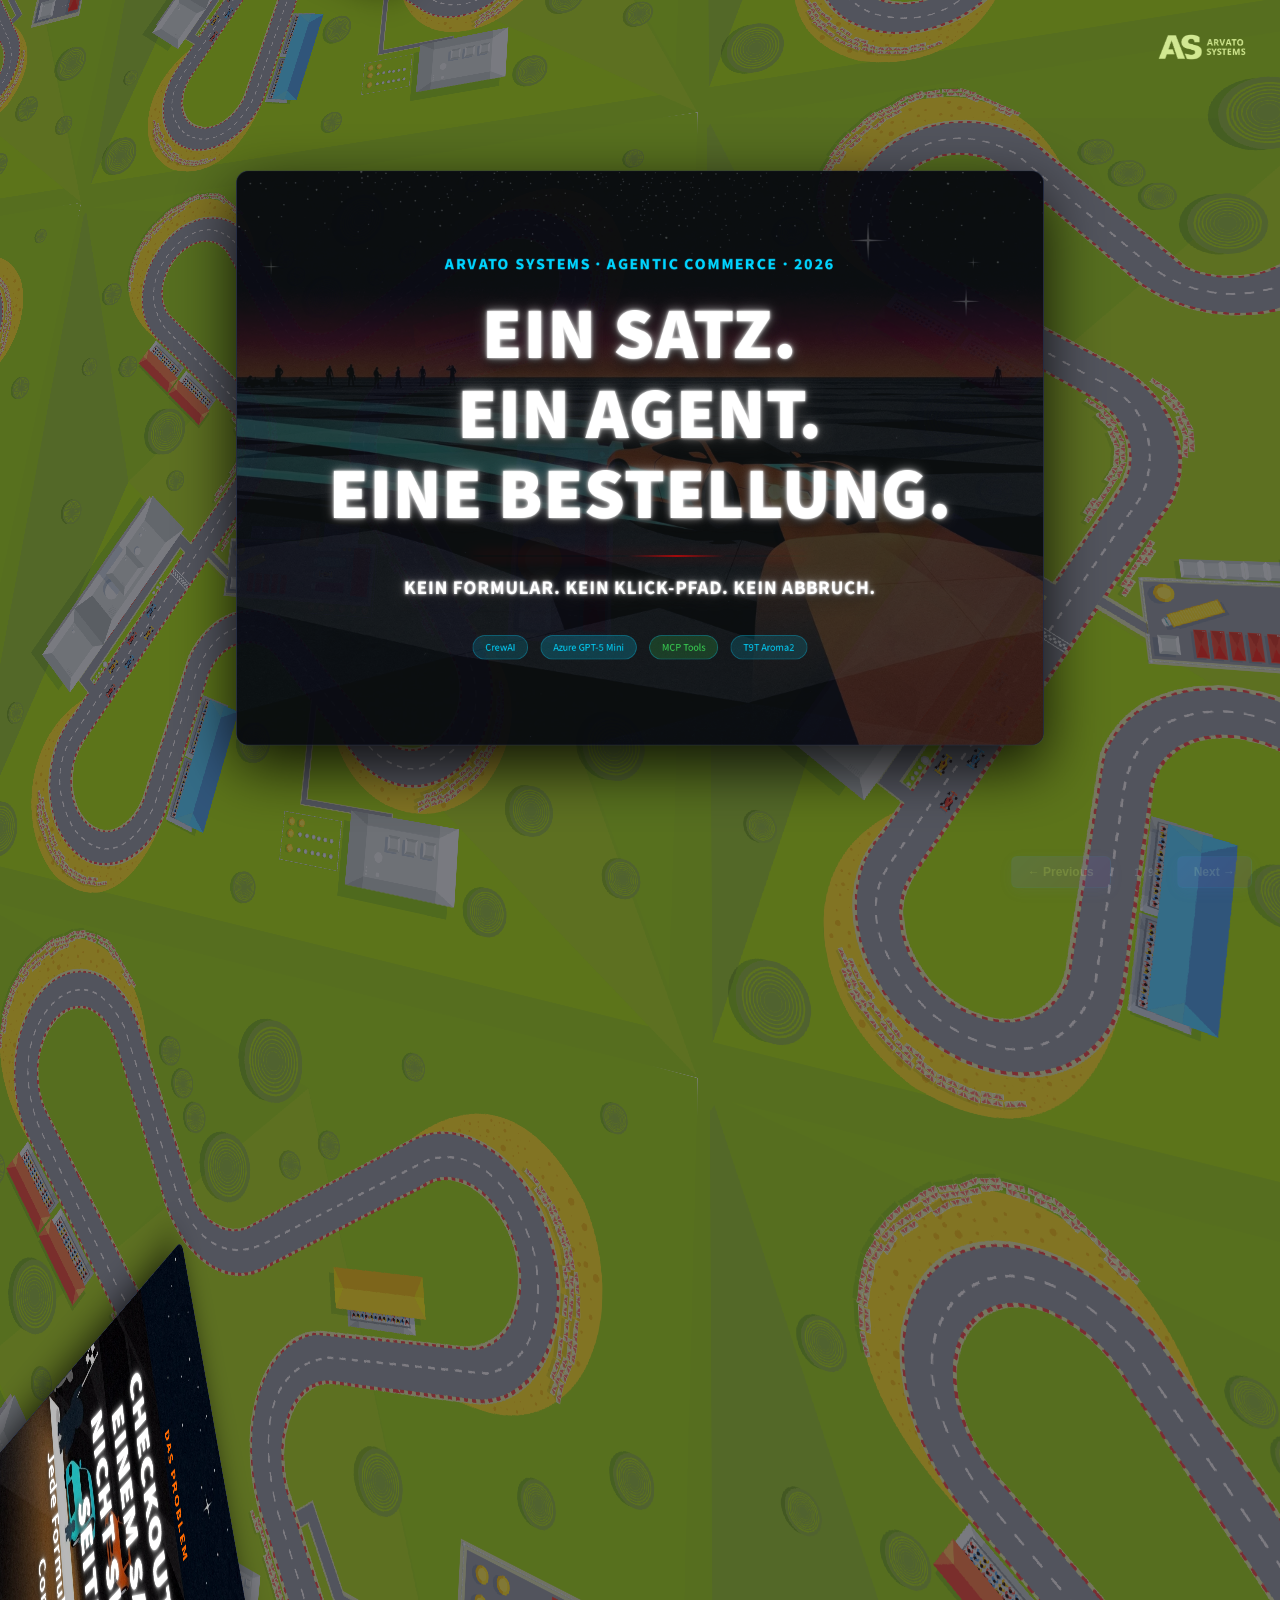
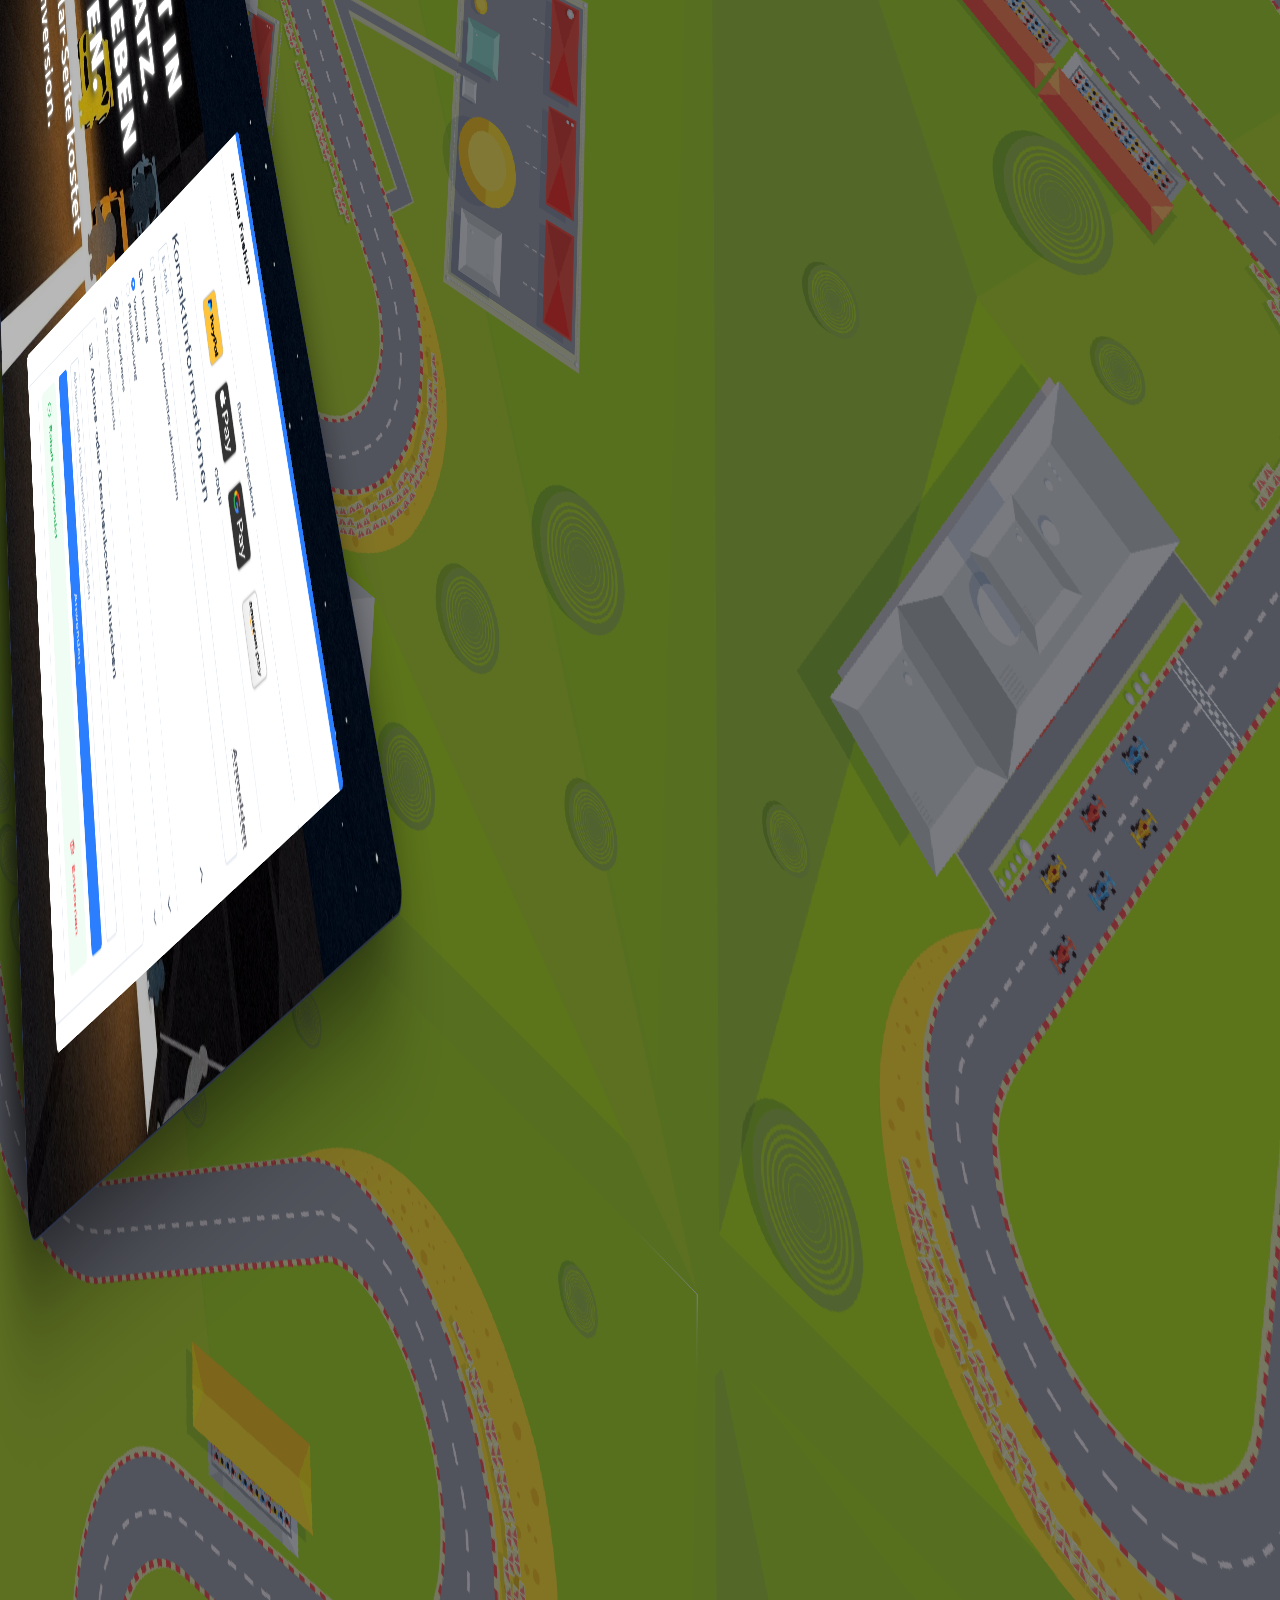
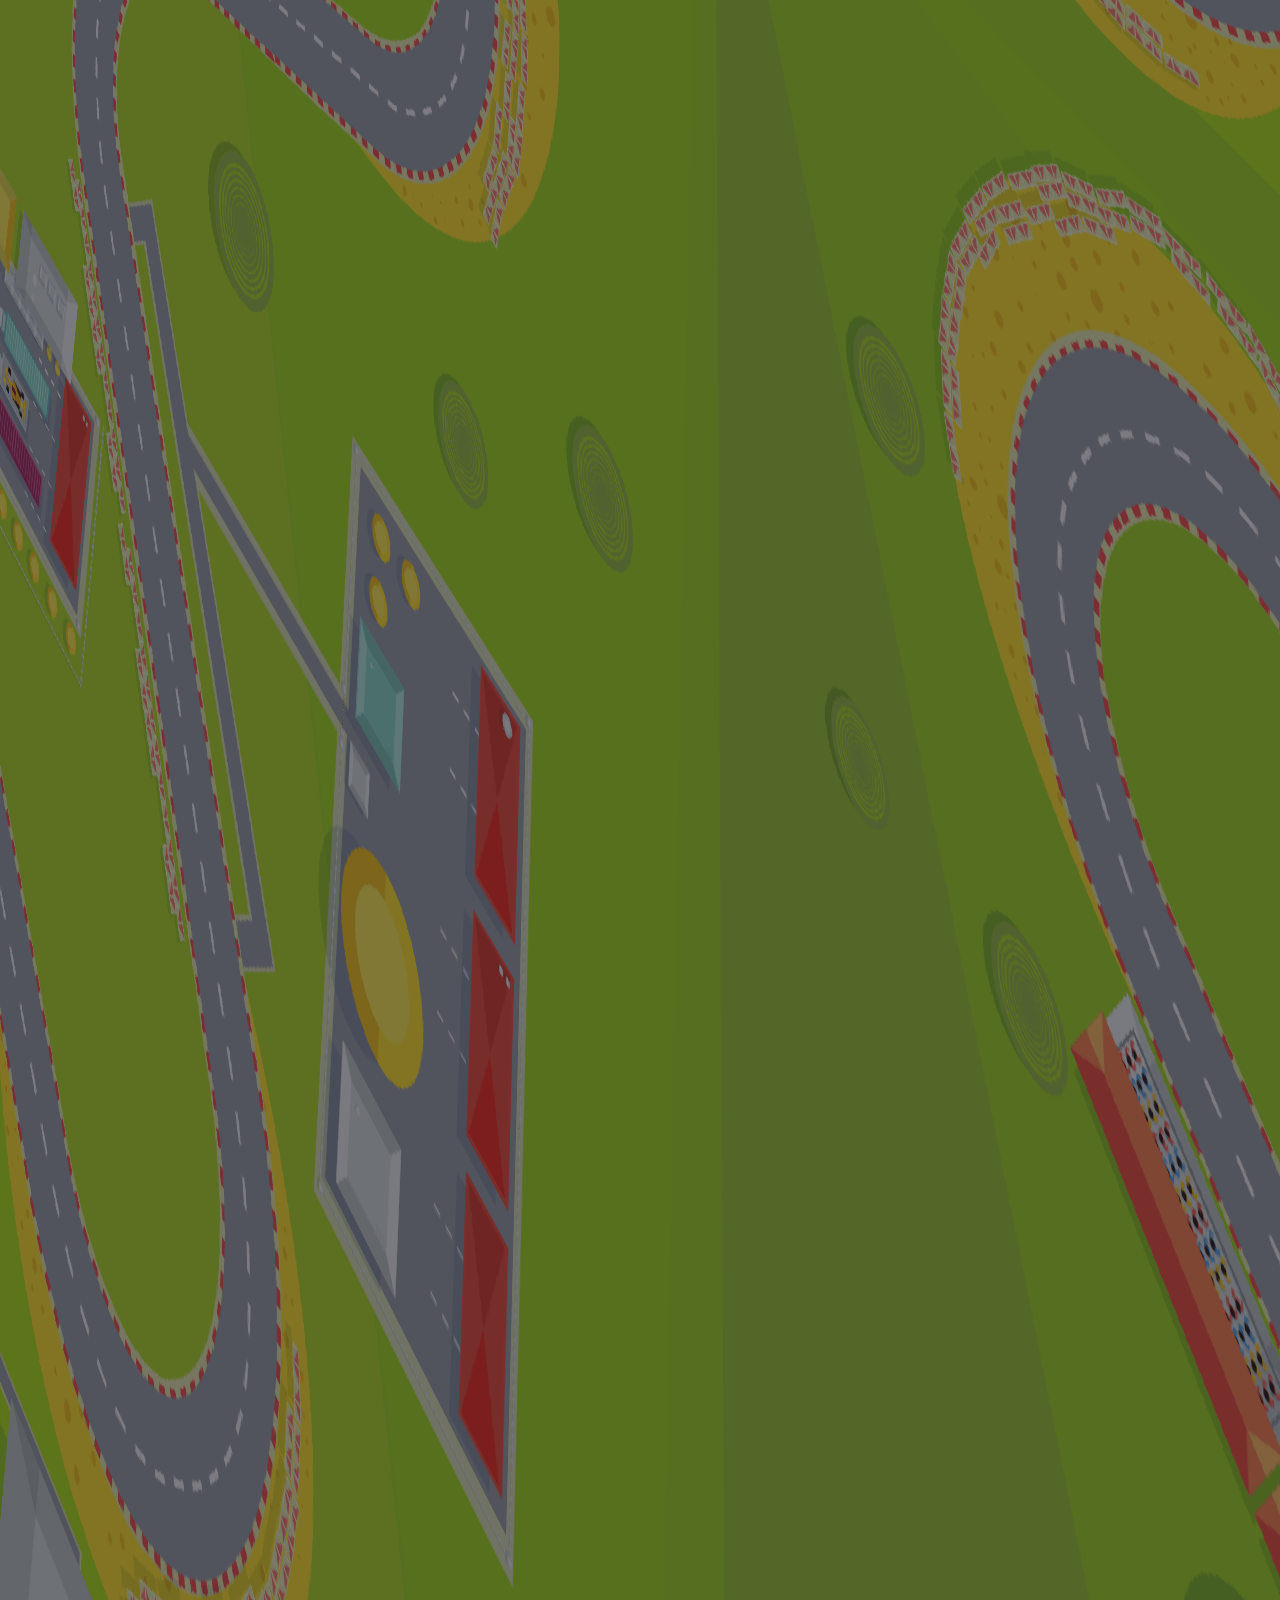
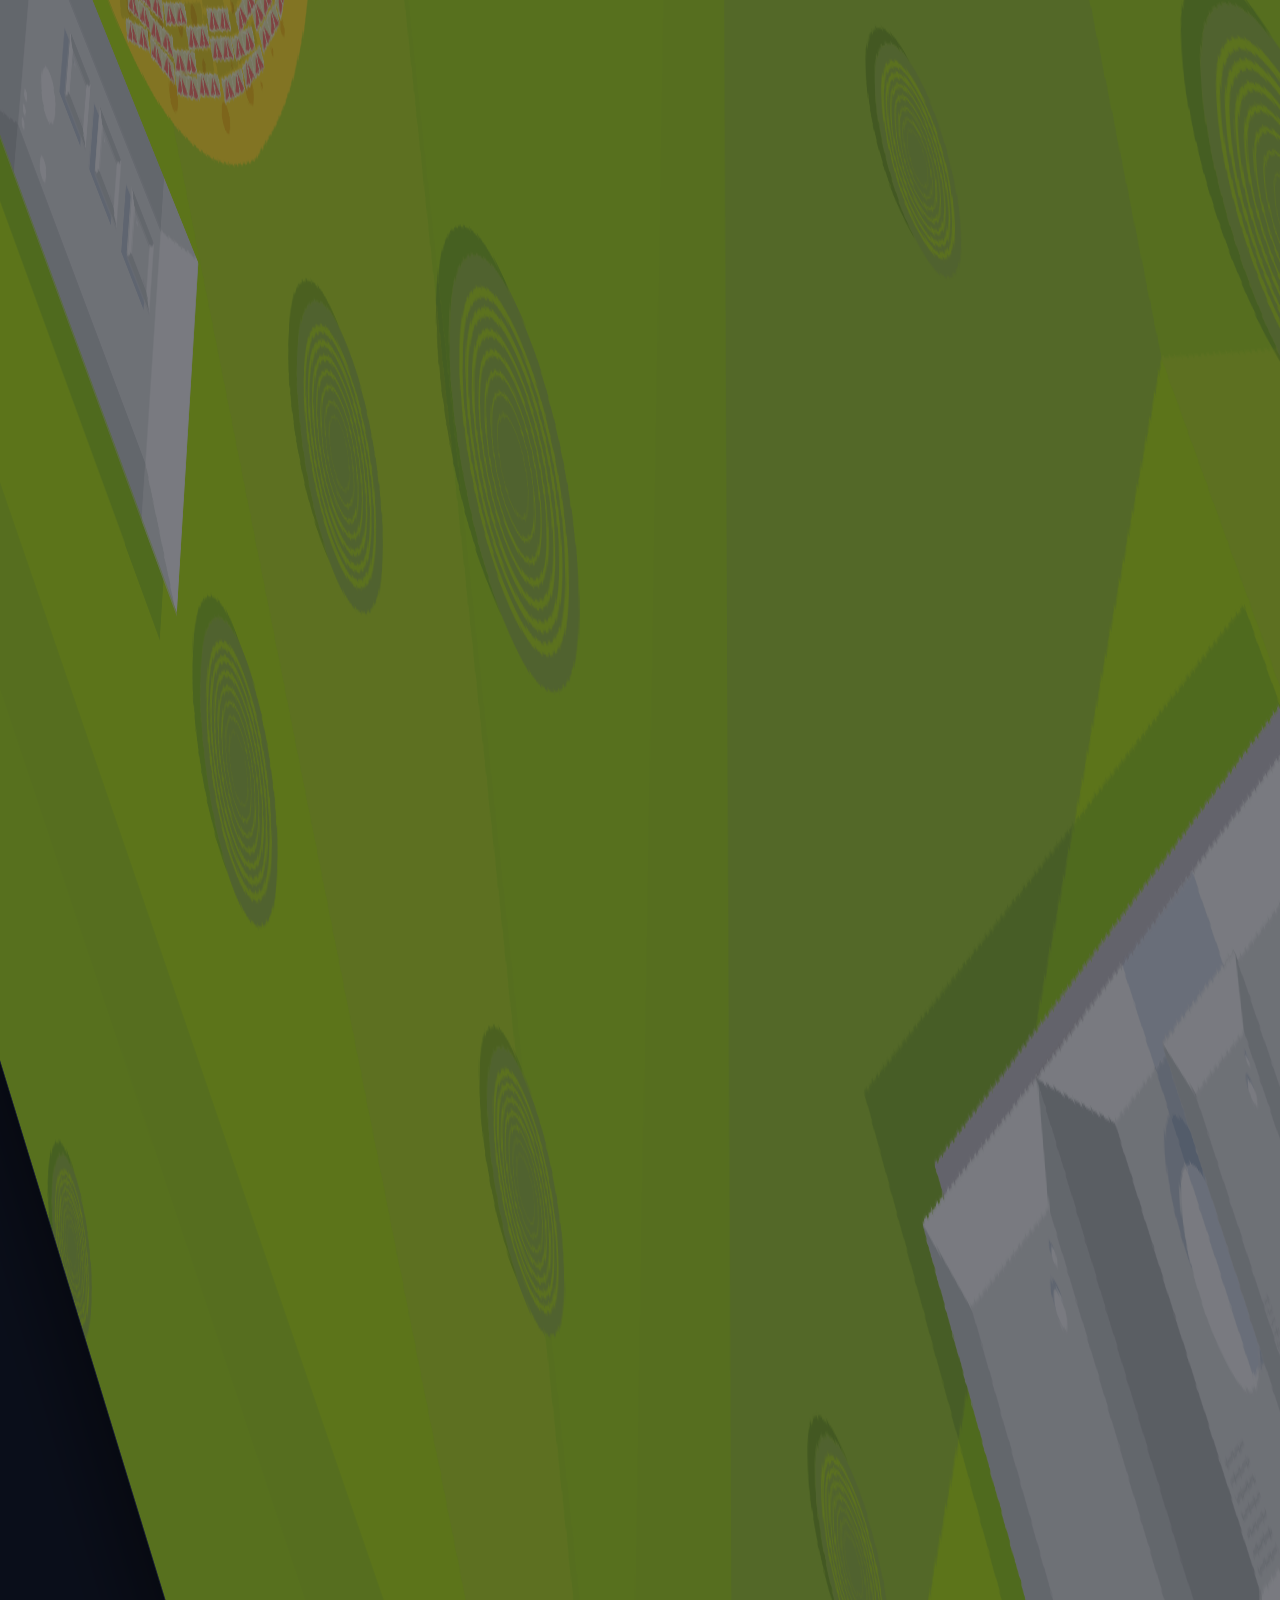
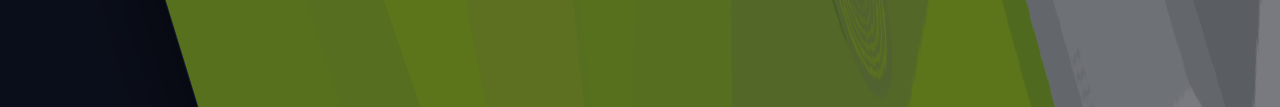
<file: agentic-commerce-presentation/index.html>
<!DOCTYPE html>
<html lang="de">
<head>
    <meta charset="UTF-8" />
    <meta name="viewport" content="width=device-width, initial-scale=1.0" />
    <title>Agentic Commerce POC — 10-Min Blast</title>
    
    <link rel="preconnect" href="https://fonts.googleapis.com">
    <link rel="preconnect" href="https://fonts.gstatic.com" crossorigin>
    <link href="https://fonts.googleapis.com/css2?family=Source+Sans+Pro:wght@400;600;700;900&display=swap" rel="stylesheet">
    
    <style>
        :root {
            --bg: #0a0e1a;
            --surface: #161b2b;
            --border: #2a334a;
            --accent: #00d4ff;
            --accent2: #39d353;
            --accent3: #ff6a00;
            --text: #d0e8ff;
            --muted: #a0b8d8;
        }
        body {
            background: var(--bg);
            color: var(--text);
            font-family: 'Source Sans Pro', -apple-system, BlinkMacSystemFont, "Segoe UI", sans-serif;
            overflow: hidden;
            perspective: 1200px;
        }
        #impress {
            perspective: 1200px;
            transform-style: preserve-3d;
            perspective-origin: 50% 50%;
        }
        #fixed-logo {
            position: fixed;
            top: 20px;
            right: 20px;
            z-index: 9999;
            width: 100px;
            height: auto;
            pointer-events: none;
            object-fit: contain;
        }
        #nav-controls {
            position: fixed;
            bottom: 20px;
            right: 20px;
            z-index: 9999;
            display: flex;
            gap: 8px;
            align-items: center;
            opacity: 0.15;
            transition: opacity 0.3s ease;
        }
        #nav-controls:hover {
            opacity: 1;
        }
        .nav-button {
            background: linear-gradient(135deg, #667eea 0%, #764ba2 100%);
            border: 1px solid rgba(0, 212, 255, 0.3);
            color: white;
            padding: 8px 16px;
            border-radius: 6px;
            font-size: 12px;
            font-weight: 600;
            cursor: pointer;
            transition: all 0.3s ease;
            box-shadow: 0 4px 15px rgba(102, 126, 234, 0.4);
        }
        .nav-button:hover {
            background: linear-gradient(135deg, #764ba2 0%, #667eea 100%);
            box-shadow: 0 6px 20px rgba(102, 126, 234, 0.6);
            transform: translateY(-2px);
        }
        .nav-button:active {
            transform: translateY(0);
        }
        #slide-counter {
            color: var(--text);
            font-size: 12px;
            font-weight: 600;
            min-width: 50px;
            text-align: center;
        }
        #racetrack-bg {
            position: absolute;
            z-index: -1;
            opacity: 0.5;
            pointer-events: none;
            width: 50000px;
            height: 50000px;
            background-color: #a2cf23;
            background-image: url('assets/full-track.svg');
            background-size: 2500px 2500px;
            background-repeat: repeat;
            left: -25000px;
            top: -25000px;
        }
        .step {
            width: 1050px;
            padding: 80px 80px;
            min-height: 700px;
            background: rgba(10, 14, 26, 0.85);
            border: 1px solid var(--border);
            border-radius: 18px;
            box-shadow: 0 30px 90px rgba(0,0,0,0.85);
            display: flex;
            flex-direction: column;
            justify-content: center;
            position: relative;
            transition: background 10s ease;
        }
        .step::before {
            content: '';
            position: absolute;
            top: 0;
            left: 0;
            right: 0;
            bottom: 0;
            background-size: cover;
            background-position: center;
            background-repeat: no-repeat;
            border-radius: 18px;
            z-index: -1;
            opacity: 1;
            transition: opacity 10s ease, filter 4s ease;
            filter: brightness(0.7) contrast(1.1);
        }
        .step.active::before {
            opacity: 0.5;
            filter: brightness(0.45) contrast(1.1) grayscale(20%);
        }
        .step > * {
            position: relative;
            z-index: 1;
        }
        .slide-01::before { background-image: url('./images/01-title-bg.webp'); }
        .slide-02::before { background-image: url('./images/02-starting-grid-bg.webp'); }
        .slide-03::before { background-image: url('./images/03-telemetry-bg.webp'); }
        .slide-04::before { background-image: url('./images/04-mcp-protocol-bg.webp'); }
        .slide-05::before { background-image: url('./images/05-agent-cockpit-bg.webp'); }
        .slide-06::before { background-image: url('./images/06-race-circuit-bg.webp'); }
        .slide-07::before { background-image: url('./images/07-finish-line-bg.webp'); }
        h1 { 
            font-size: 3.8rem; 
            text-transform: uppercase; 
            line-height: 1.1; 
            margin-bottom: 20px;
            font-weight: 900;
            letter-spacing: 4px;
            color: #ffffff;
            text-shadow: 
                0 0 4px rgba(255, 255, 255, 0.9),
                0 0 12px rgba(255, 255, 255, 0.5),
                0 0 30px rgba(255, 255, 255, 0.3),
                0 4px 12px rgba(0, 0, 0, 0.95),
                0 10px 30px rgba(0, 0, 0, 0.8);
        }
        h2 { 
            font-size: 2.8rem; 
            text-transform: uppercase; 
            color: #ffffff;
            margin-bottom: 30px;
            font-weight: 800;
            letter-spacing: 3px;
            text-shadow: 
                0 0 4px #ffffff,
                0 0 12px var(--accent),
                0 0 25px var(--accent),
                0 4px 10px rgba(0, 0, 0, 0.95),
                0 8px 25px rgba(0, 0, 0, 0.8);
        }
        .pill {
            display: inline-block;
            background: rgba(0,212,255,0.15);
            border: 1px solid rgba(0,212,255,0.4);
            color: var(--accent);
            padding: 6px 18px;
            border-radius: 30px;
            margin: 6px 8px;
            font-size: 0.95rem;
        }
        .chat-window {
            background: #0f1625;
            border: 1px solid var(--border);
            border-radius: 14px;
            padding: 24px;
            max-width: 720px;
            margin: 30px auto;
        }
        .chat-row { display: flex; margin-bottom: 20px; }
        .chat-bubble {
            padding: 16px 22px;
            border-radius: 20px;
            max-width: 80%;
        }
        .user-bubble { background: #2a334a; border-bottom-left-radius: 6px; }
        .agent-bubble { 
            background: linear-gradient(135deg, #00d4ff, #39d353); 
            color: #0a0e1a; 
            font-weight: 600;
            border-bottom-right-radius: 6px;
        }
        .video-slide {
            width: 1180px;
            padding: 50px 60px;
            min-height: 900px;
            display: flex;
            flex-direction: column;
            justify-content: center;
        }
        video {
            width: 100%;
            height: auto;
            max-height: 800px;
            border-radius: 12px;
            border: 3px solid var(--accent);
            background: #000;
        }
        .flow {
            display: flex;
            flex-direction: column;
            gap: 18px;
            align-items: flex-start;
        }
        .flow-box {
            background: var(--surface);
            border: 2px solid var(--border);
            border-radius: 10px;
            padding: 16px 22px;
            width: 100%;
        }
        table { width: 100%; border-collapse: collapse; }
        td { padding: 10px 12px; }
        #kitt-scanner {
            width: 60%;
            max-width: 500px;
            height: 2px;
            margin: 25px auto;
            display: block;
            background: linear-gradient(90deg, transparent, rgba(255, 0, 0, 0.8), transparent);
            box-shadow: 0 0 15px rgba(255, 0, 0, 0.6);
            border-radius: 1px;
        }
        
        /* ============================================================
           REUSABLE TYPOGRAPHY CLASSES
           ============================================================ */
        
        /* LABELS & EYEBROWS */
        .slide-label {
            color: var(--accent);
            font-size: 1.5rem;
            font-weight: 800;
            letter-spacing: 0.1em;
            text-transform: uppercase;
            margin-bottom: 30px;
        }
        
        .label-orange { color: var(--accent3); }
        .label-cyan { color: var(--accent); }
        .label-green { color: var(--accent2); }
        
        /* MAIN HEADINGS */
        .slide-headline {
            font-size: 6.8rem;
            line-height: 1.1;
            font-weight: 900;
            letter-spacing: 2px;
            text-transform: uppercase;
            color: #ffffff;
            text-shadow: 
                0 0 4px rgba(255, 255, 255, 0.9),
                0 0 12px rgba(255, 255, 255, 0.5),
                0 0 20px rgba(255, 255, 255, 0.3),
                0 4px 12px rgba(0, 0, 0, 0.95),
                0 10px 20px rgba(0, 0, 0, 0.8);
            margin-bottom: 30px;
        }
        
        /* SECONDARY HEADINGS */
        .slide-subheading {
            font-size: 4.2rem;
            line-height: 1.2;
            font-weight: 900;
            margin-top: 30px;
            margin-bottom: 20px;
        }
        
        .slide-subheading.white {
            color: #ffffff;
            letter-spacing: 2px;
            text-shadow: 
                0 0 4px rgba(255, 255, 255, 0.9),
                0 0 12px rgba(255, 255, 255, 0.5),
                0 0 20px rgba(255, 255, 255, 0.3),
                0 4px 12px rgba(0, 0, 0, 0.95),
                0 10px 20px rgba(0, 0, 0, 0.8);
        }
        
        .slide-subheading.cyan {
            color: var(--accent);
        }
        
        /* TERTIARY HEADINGS */
        .slide-title {
            font-size: 5rem;
            font-weight: 900;
            line-height: 1.2;
        }
        
        /* BODY & CLAIM TEXT */
        .slide-text {
            font-size: 2.5rem;
            line-height: 1.6;
            font-weight: 600;
        }
        
        .slide-claim {
            font-size: 1.8rem;
            font-weight: 700;
            letter-spacing: 0.05em;
            text-transform: uppercase;
            line-height: 1.6;
            margin-top: 20px;
        }
        
        .slide-claim.white {
            color: #ffffff;
            letter-spacing: 1px;
            text-shadow: 
                0 0 4px rgba(255, 255, 255, 0.9),
                0 0 12px rgba(255, 255, 255, 0.5),
                0 0 30px rgba(255, 255, 255, 0.3),
                0 4px 12px rgba(0, 0, 0, 0.95),
                0 10px 30px rgba(0, 0, 0, 0.8);
        }
        
        .slide-claim.green {
            color: var(--accent2);
            text-shadow: 0 0 10px rgba(57,211,83,0.4), 
                        0 0 20px rgba(57,211,83,0.2);
        }
        
        /* TEXT COLORS WITH GLOW */
        .text-white {
            color: #ffffff;
            letter-spacing: 1px;
            text-shadow: 
                0 0 4px rgba(255, 255, 255, 0.9),
                0 0 12px rgba(255, 255, 255, 0.5),
                0 0 30px rgba(255, 255, 255, 0.3),
                0 4px 12px rgba(0, 0, 0, 0.95),
                0 10px 30px rgba(0, 0, 0, 0.8);
        }
        
        .text-cyan {
            color: #00f0ff;
            letter-spacing: 1px;
        }
        
        .text-green {
            color: #ffffff;
            letter-spacing: 1px;
        }
        
        .text-orange {
            color: var(--accent3);
        }
        
        /* FEEDBACK BOX STYLES */
        .feedback-box {
            padding: 20px 24px;
            border-radius: 8px;
            border-left: 4px solid;
            background-color: rgba(255, 255, 255, 0.08);
            backdrop-filter: blur(8px);
        }
        
        .feedback-box.cyan {
            border-left-color: var(--accent);
        }
        
        .feedback-box.green {
            border-left-color: #39d353;
        }
        
        .feedback-box.orange {
            border-left-color: var(--accent3);
        }
        
        .feedback-headline {
            font-size: 1.2rem;
            font-weight: 900;
            margin: 0;
            letter-spacing: 2px;
            text-transform: uppercase;
            color: #ffffff;
        }
        
        .feedback-stats {
            display: flex;
            gap: 20px;
        }
        
        .feedback-stat-box {
            flex: 1;
            background-color: rgba(255, 255, 255, 0.08);
            backdrop-filter: blur(8px);
            border: 1px solid rgba(57, 211, 83, 0.3);
            padding: 16px;
            border-radius: 8px;
            text-align: center;
        }
        
        .feedback-stat-headline {
            color: #ffffff;
            font-size: 1.1rem;
            font-weight: 900;
            margin: 0;
            letter-spacing: 2px;
            text-transform: uppercase;
            text-shadow: 
                0 0 4px #d33939,
                0 0 12px #d3b239,
                0 0 25px #d38639,
                0 4px 10px rgba(0, 0, 0, 0.95),
                0 8px 25px rgba(0, 0, 0, 0.8);
        }
        
        /* CONTENT BOX STYLES */
        .content-box {
            background: linear-gradient(135deg, rgba(102, 126, 234, 0.2) 0%, rgba(118, 75, 162, 0.2) 100%);
            border: 1px solid rgba(102, 126, 234, 0.3);
            padding: 28px 24px;
            border-radius: 12px;
            text-align: center;
            backdrop-filter: blur(8px);
            transition: all 0.3s ease;
        }
        
        .content-box:hover {
            background: linear-gradient(135deg, rgba(102, 126, 234, 0.3) 0%, rgba(118, 75, 162, 0.3) 100%);
            border-color: rgba(102, 126, 234, 0.5);
        }
        
        .content-headline {
            display: block;
            font-size: 2rem;
            font-weight: 900;
            color: #ffffff;
            letter-spacing: 1px;
            text-shadow: 
                0 0 4px rgba(255, 255, 255, 0.9),
                0 0 12px rgba(255, 255, 255, 0.5),
                0 0 30px rgba(255, 255, 255, 0.3),
                0 4px 12px rgba(0, 0, 0, 0.95),
                0 10px 30px rgba(0, 0, 0, 0.8);
            margin-bottom: 12px;
            letter-spacing: 0.03em;
            text-shadow: 0 4px 20px rgba(0,0,0,0.9), 0 0 20px rgba(102,126,234,0.4);
        }
        
        .content-subtitle {
            font-size: 1.8rem;
            color: var(--muted);
            margin: 0;
            font-weight: 500;
            line-height: 1.4;
        }
    </style>
</head>
<body>

<img id="fixed-logo" src="./assets/logo-weiss.png" alt="Logo" />

<div id="nav-controls">
    <button class="nav-button" id="prev-slide">← Previous</button>
    <span id="slide-counter">1 / 10</span>
    <button class="nav-button" id="next-slide">Next →</button>
</div>

<div id="impress">

    <!-- 1. TITLE -->
    <div class="step slide-01" data-x="2300" data-y="-1500" data-rotate="0" data-z="100" data-scale="1.4" data-rotate-x="-6" data-rotate-y="9">
        <div style="text-align:center;">
            <div class="slide-label label-cyan">ARVATO SYSTEMS · AGENTIC COMMERCE · 2026</div>

            <div class="slide-headline">
                EIN SATZ.<br>
                <span class="text-white">EIN AGENT.</span><br>
                <span class="text-green">EINE BESTELLUNG.</span>
            </div>
            <div id="kitt-scanner"></div>
            <div class="slide-claim white">
                KEIN FORMULAR. KEIN KLICK-PFAD. KEIN ABBRUCH.
            </div>
            <div style="margin-top:40px;">
                <span class="pill">CrewAI</span>
                <span class="pill" style="background:rgba(0,212,255,0.2);">Azure GPT-5 Mini</span>
                <span class="pill" style="background:rgba(57,211,83,0.2); color:#39d353;">MCP Tools</span>
                <span class="pill">T9T Aroma2</span>
            </div>
        </div>
    </div>

    <!-- 2. PROOF OF CONCEPT -->
    <div class="step slide-02" data-x="1411" data-y="943" data-rotate="40" data-z="100" data-scale="0.9" data-rotate-x="6" data-rotate-y="-9">
        <div style="display:flex; gap:60px; align-items:center;">
            <div style="flex:1; text-align:center;">
                <div class="slide-label label-orange">DAS PROBLEM</div>
                <h2 class="slide-subheading white">CHECKOUT IN EINEM SATZ.<br>NICHT SIEBEN SEITEN.</h2>
                <div class="slide-text" style="margin-top:40px;">
                    <p class="text-white">Jede Formular-Seite kostet Conversion.</p>
                </div>
            </div>
            <div style="flex:1;">
                <img src="images/checkout.png" alt="Checkout comparison" style="max-width:100%; height:auto; border-radius:6px;">
            </div>
        </div>

    </div>

    <!-- 3. DAS PROBLEM -->
    <div class="step slide-03" data-x="-840" data-y="2242" data-rotate="80" data-z="100" data-scale="0.85" data-rotate-x="-15" data-rotate-y="16">   
        <div style="text-align:center;">
            <div class="slide-label label-orange">DIE IDEE</div>
            <h2 class="slide-subheading white">WO WIR HINWOLLEN.</h2>
            <div class="chat-window">
                <div class="chat-row user">
                    <div class="chat-avatar" style="font-size:2rem;">👤</div>
                    <div class="chat-bubble user-bubble" style="margin-left: 1em">Ich möchte ein rotes Sommerkleid in Größe M — bezahlen mit PayPal, DHL Express.</div>
                </div>
                <div class="chat-row agent">
                    <div class="chat-avatar" style="font-size:2rem;">🤖</div>
                    <div class="chat-bubble agent-bubble" style="margin-left: 1em">Bestellung ORD-99001 aufgegeben. Total: €59,98. ✅</div>
                </div>
            </div>
        </div>
    </div>

    <!-- 4. DIE LÖSUNG -->
    <div class="step slide-04" data-x="-3400" data-y="1791" data-rotate="120" data-z="100" data-scale="0.87" data-rotate-x="13" data-rotate-y="-17">
        <div class="slide-label label-cyan">UNSERE LÖSUNG</div>
        <h2 class="slide-subheading white">UNSER BACKEND. UNVERÄNDERT. JETZT KI-FÄHIG.</h2>
        <div style="display: grid; grid-template-columns: repeat(2, 1fr); gap: 30px; margin-top: 40px;">
            <div class="content-box">
                <strong class="content-headline">✅ KEINE NEUEN DATENBANKEN</strong>
                <p class="content-subtitle">Zero migration risk</p>
            </div>
            <div class="content-box">
                <strong class="content-headline">✅ ALLES LÄUFT WIE IMMER</strong>
                <p class="content-subtitle">Preisregeln, Lagerbestände, Rabatte</p>
            </div>
            <div class="content-box">
                <strong class="content-headline">✅ BESTEHENDE ARCHITEKTUR</strong>
                <p class="content-subtitle">Agent sitzt oben auf dem System</p>
            </div>
            <div class="content-box">
                <strong class="content-headline">✅ PRODUCTION-READY</strong>
                <p class="content-subtitle">Sofort einsatzbereit</p>
            </div>
        </div>
    </div>

    <!-- 6. VIDEO 1 -->
    <div class="step video-slide slide-06" data-x="-5071" data-y="-200" data-z="100" data-rotate="160" data-scale="1.15" data-rotate-x="-4" data-rotate-y="5">
        <h2 class="slide-headline" style="text-align:center; font-size:3.5rem; margin-bottom:20px;">UNSER AGENT VERSTEHT DEN KUNDEN</h2>
        <p class="text-white" style="text-align:center; margin-bottom:20px;">PRODUKTSUCHE MIT PERSÖNLICHEN EMPFEHLUNGEN</p>
        <video controls loop muted playsinline>
            <source src="./videos/buy-basic.mp4" type="video/mp4">
        </video>
    </div>

    <!-- 7. VIDEO 2 -->
    <div class="step video-slide slide-07" data-x="-5071" data-y="-2800" data-z="100" data-rotate="200" data-scale="1.15" data-rotate-x="5" data-rotate-y="-6">
        <h2 class="slide-headline" style="text-align:center; font-size:3.5rem; margin-bottom:20px;">KOMPLETTER CHECKOUT IM CHAT</h2>
        <p class="text-white" style="text-align:center; margin-bottom:20px;">NUR NOCH WICHTIGE ENTSCHEIDUNGEN TREFFEN</p>
        <video controls loop muted playsinline>
            <source src="./videos/checkout-terms.mp4" type="video/mp4">
        </video>
    </div>

    <!-- 8. WETTBEWERBSVORTEIL -->
    <div class="step slide-02" data-x="-3400" data-y="-4791" data-z="100" data-rotate="240" data-scale="0.45" data-rotate-x="-6" data-rotate-y="4" style="background-image: url('images/racetrack.jpg'); background-size: cover; background-position: center; position: relative;">
        <div style="position: absolute; inset: 0; background: linear-gradient(135deg, rgba(10,14,26,0.85) 0%, rgba(10,14,26,0.75) 100%); border-radius: 8px;"></div>
        <div style="position: relative; z-index: 10; height: 100%; display: flex; flex-direction: column; justify-content: center; align-items: center; padding: 0 60px;">
            <div class="slide-label label-cyan" style="font-size: 1.3rem; margin-bottom: 20px;">SELBSTVERBESSERNDE FEEDBACK-SCHLEIFE</div>
            <h2 class="slide-subheading white" style="font-size: 5rem; margin-bottom: 60px;">KI TESTET KI.</h2>
            
            <div style="display: grid; grid-template-columns: 1fr 1fr; gap: 40px; width: 100%; max-width: 1000px;">
                <div class="feedback-box cyan" style="min-height: 150px; display: flex; align-items: center; justify-content: center;">
                    <strong class="feedback-headline text-cyan" style="font-size: 2rem; text-align: center;">📝 SZENARIO ERSTELLEN</strong>
                </div>
                <div class="feedback-box green" style="min-height: 150px; display: flex; align-items: center; justify-content: center;">
                    <strong class="feedback-headline text-green" style="font-size: 2rem; text-align: center;">🤖 CUSTOMER LLM TESTET</strong>
                </div>
                <div class="feedback-box orange" style="min-height: 150px; display: flex; align-items: center; justify-content: center;">
                    <strong class="feedback-headline text-orange" style="font-size: 2rem; text-align: center;">📋 JUDGE LLM BEWERTET</strong>
                </div>
                <div class="feedback-box green" style="min-height: 150px; display: flex; align-items: center; justify-content: center;">
                    <strong class="feedback-headline text-green" style="font-size: 2rem; text-align: center;">💻 CODE VERBESSERT SICH</strong>
                </div>
            </div>
            
            <div class="feedback-stats" style="margin-top: 60px; width: 100%; max-width: 600px;">
                <div class="feedback-stat-box" style="padding: 24px; min-height: 100px; display: flex; align-items: center; justify-content: center;">
                    <strong class="feedback-stat-headline" style="font-size: 1.6rem;">10+ SZENARIEN</strong>
                </div>
                <div class="feedback-stat-box" style="padding: 24px; min-height: 100px; display: flex; align-items: center; justify-content: center;">
                    <strong class="feedback-stat-headline" style="font-size: 1.6rem;">3 SPRACHEN</strong>
                </div>
            </div>
        </div>
    </div>

    <!-- 9. WAS ENTHALTEN IST -->
    <div class="step slide-05" data-x="-840" data-y="-5242" data-z="100" data-rotate="280" data-scale="0.9" data-rotate-x="14" data-rotate-y="-18">
        <h2 class="slide-subheading white">BEREIT FÜR ECHTE KUNDEN.</h2>
        <div style="display: grid; grid-template-columns: repeat(3, 1fr); gap: 24px; margin-top: 40px;">
            <div class="content-box">
                <strong class="content-headline">✅ AGENT CODEBASE</strong>
                <p class="content-subtitle">Python · CrewAI</p>
            </div>
            <div class="content-box">
                <strong class="content-headline">✅ FRONTEND SCAFFOLD</strong>
                <p class="content-subtitle">Nuxt 4</p>
            </div>
            <div class="content-box">
                <strong class="content-headline">✅ MCP TOOLS</strong>
                <p class="content-subtitle">8+ vorkonfiguriert für T9T</p>
            </div>
            <div class="content-box">
                <strong class="content-headline">✅ SELF-TEST SUITE</strong>
                <p class="content-subtitle">LLM-basiert, selbstverbessernd</p>
            </div>
            <div class="content-box">
                <strong class="content-headline">✅ MEHRSPRACHIG</strong>
                <p class="content-subtitle">DE, EN, FR</p>
            </div>
            <div class="content-box">
                <strong class="content-headline">✅ KUBERNETES READY</strong>
                <p class="content-subtitle">Production-grade deployment</p>
            </div>
        </div>
    </div>

    <!-- 10. FINALE -->
    <div class="step slide-07" data-x="1411" data-y="-3943" data-z="100" data-scale="1.4" data-rotate="300" data-rotate-x="-2" data-rotate-y="3">
        <div style="text-align:center;">
            <h1 class="slide-title white">DER NÄCHSTE LAP STARTET JETZT.</h1>
            <div class="slide-text" style="margin-top:70px;">
                MULTI-INTENT.<br>
                <span class="text-cyan">REALTIME VOICE.</span><br>
                <span class="text-green">UCP KOMPATIBILITÄT.</span>
            </div>
            <div class="text-white" style="margin-top:80px; font-size:1.3rem;">
                Jede Woche: +Test-Szenarien. Jeden Monat: +Kompetenz.
            </div>
        </div>
    </div>

    <!-- Racetrack Background (3D Depth Layer) -->
    <div id="racetrack-bg" class="step" data-x="5000" data-y="5000" data-z="-150" data-scale="1" data-rotate="0"></div>

</div>

<script src="./js/impress.js"></script>
<script>
    const api = impress();
    // Let impress handle keyboard navigation
    api.init();
    
    // Get all steps but exclude the racetrack background element
    const slides = Array.from(document.querySelectorAll('.step')).filter(el => el.id !== 'racetrack-bg');
    const totalSlides = slides.length;
    let currentSlideIndex = 0;
    
    const slideCounter = document.getElementById('slide-counter');
    const prevButton = document.getElementById('prev-slide');
    const nextButton = document.getElementById('next-slide');
    
    // Initialize currentSlideIndex based on the current URL hash
    function initializeSlideIndex() {
        const hash = window.location.hash;
        if (hash.includes('step-')) {
            const stepNum = parseInt(hash.match(/step-(\d+)/)[1]);
            // Find which index in our slides array corresponds to this step
            for (let i = 0; i < slides.length; i++) {
                if (slides[i].className.includes(`slide-${String(stepNum).padStart(2, '0')}`)) {
                    currentSlideIndex = i;
                    break;
                }
            }
        }
    }
    
    function updateSlideCounter() {
        // Count how many unique actual slides come before the current one
        // by tracking our position in the slides array
        slideCounter.textContent = `${currentSlideIndex + 1} / ${totalSlides}`;
    }
    
    // Track whether impress is currently animating
    let isAnimating = false;
    let targetSlideIndex = 0;
    
    function goNext() {
        if (!isAnimating && currentSlideIndex < totalSlides - 1) {
            isAnimating = true;
            targetSlideIndex = currentSlideIndex + 1;
            api.goto(slides[targetSlideIndex], 1000);
        }
    }
    
    function goPrev() {
        if (!isAnimating && currentSlideIndex > 0) {
            isAnimating = true;
            targetSlideIndex = currentSlideIndex - 1;
            api.goto(slides[targetSlideIndex], 1000);
        }
    }
    
    // Listen for impress step enter events to sync our index and re-enable navigation
    document.addEventListener('impress:stepenter', (event) => {
        // Find the index of the currently displayed slide in our slides array
        currentSlideIndex = slides.indexOf(event.target);
        updateSlideCounter();
        isAnimating = false;  // Re-enable navigation when impress finishes
    });
    
    // Navigation button handlers
    nextButton.addEventListener('click', goNext);
    prevButton.addEventListener('click', goPrev);
    
    // Keyboard navigation - only handle fullscreen, let impress handle arrow keys
    document.addEventListener('keydown', function(event) {
        if (event.key === 'f' || event.key === 'F') {
            // Fullscreen toggle on 'f' key
            if (!document.fullscreenElement) {
                document.documentElement.requestFullscreen().catch(err => {
                    console.log('Fullscreen request failed:', err);
                });
            } else {
                document.exitFullscreen();
            }
        }
    });
    
    // Scroll wheel navigation
    let lastScrollTime = 0;
    document.addEventListener('wheel', function(event) {
        // Throttle scroll events (max once per 200ms)
        const now = Date.now();
        if (now - lastScrollTime < 200) return;
        
        event.preventDefault();
        lastScrollTime = now;
        
        if (event.deltaY > 0) {
            goNext();
        } else if (event.deltaY < 0) {
            goPrev();
        }
    }, { passive: false });
    
    initializeSlideIndex();
    updateSlideCounter();

    // KITT Scanner Line Animation - Left to right sweep with fading edges
    const kittLine = document.getElementById('kitt-scanner');
    if (kittLine) {
        let kittTime = 0;
        function sweepKITT() {
            kittTime += 0.02;
            // Sweep from 0 to 1 and back (left to right)
            const sweep = (Math.sin(kittTime) + 1) / 2; // Oscillates 0 to 1
            
            // Background gradient that follows the sweep position
            const gradPos = Math.round(sweep * 100);
            kittLine.style.backgroundImage = `linear-gradient(90deg, 
                transparent 0%, 
                transparent ${Math.max(0, gradPos - 15)}%, 
                rgba(255, 0, 0, 0.8) ${gradPos}%, 
                transparent ${Math.min(100, gradPos + 15)}%, 
                transparent 100%)`;
            
            kittLine.style.boxShadow = `0 0 ${20}px rgba(255, 0, 0, 0.5)`;
            requestAnimationFrame(sweepKITT);
        }
        sweepKITT();
    }
</script>

</body>
</html>
</file>
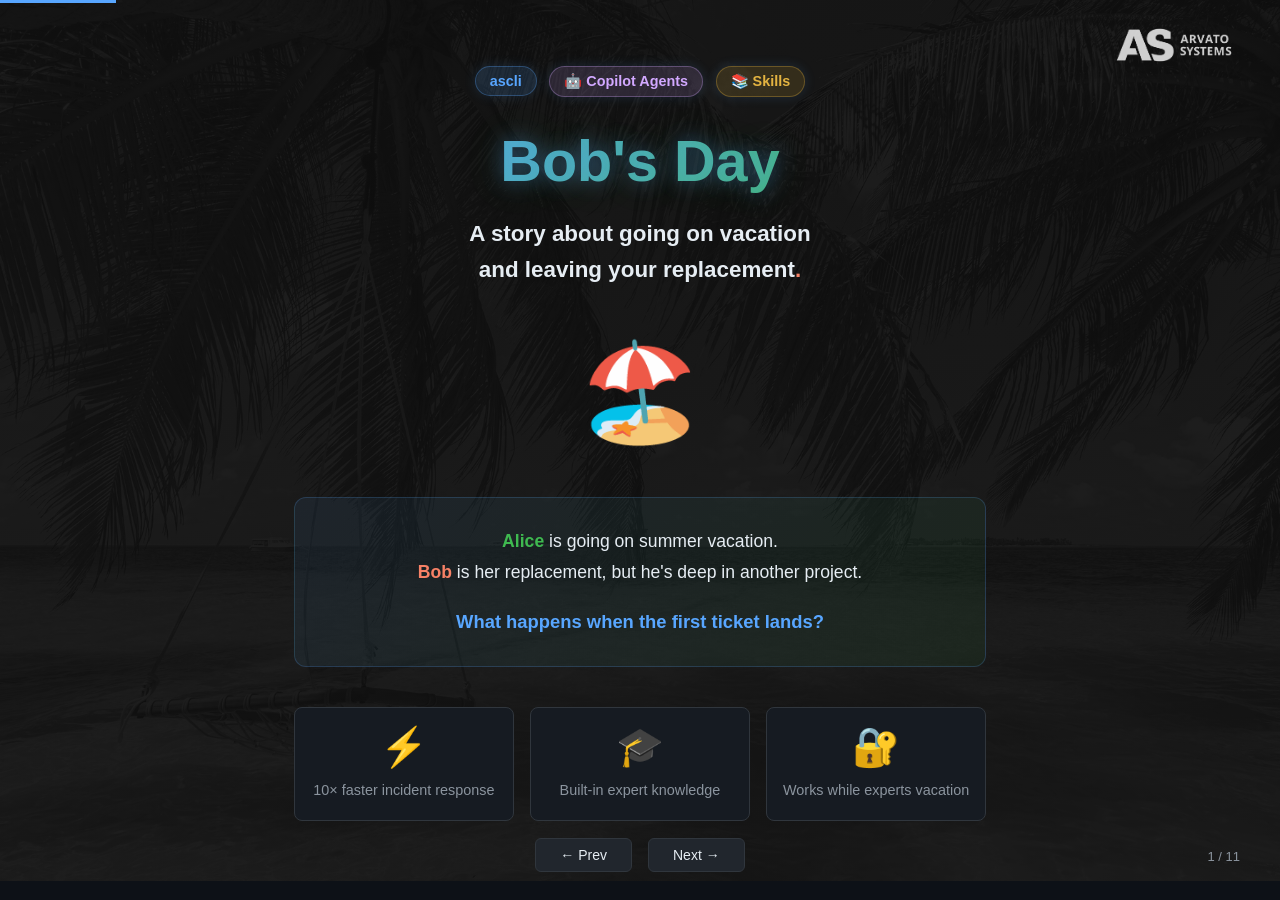
<file: bobs-story/index.html>
<!-- Deployed 2026-06-22 13:50 UTC -->
<!DOCTYPE html>
<html lang="en">
<head>
  <meta charset="UTF-8" />
  <meta name="viewport" content="width=device-width, initial-scale=1.0" />
  <title>Bobs Tag — Eine Geschichte über ascli</title>
  <style>
    :root {
      --bg: #0d1117;
      --surface: #161b22;
      --surface2: #21262d;
      --border: #30363d;
      --accent: #58a6ff;
      --accent2: #3fb950;
      --accent3: #f78166;
      --accent4: #d2a8ff;
      --text: #e6edf3;
      --muted: #8b949e;
      --yellow: #e3b341;
    }

    * { box-sizing: border-box; margin: 0; padding: 0; }
    body {
      background: var(--bg);
      color: var(--text);
      font-family: -apple-system, BlinkMacSystemFont, "Segoe UI", sans-serif;
      overflow: hidden;
      height: 100vh;
    }

    .deck {
      width: 100%;
      height: 100vh;
      position: relative;
    }

    .slide {
      position: absolute;
      inset: 0;
      display: none;
      flex-direction: column;
      justify-content: center;
      align-items: center;
      padding: 60px 80px;
      animation: fadeIn 0.35s ease;
    }
    .slide.active { display: flex; }
    
    .slide::before {
      content: '';
      position: absolute;
      inset: 0;
      background-image: 
        linear-gradient(135deg, rgba(13, 17, 23, 0.92) 0%, rgba(13, 17, 23, 0.92) 100%),
        url('./background.webp');
      background-size: cover;
      background-position: center;
      background-attachment: fixed;
      filter: grayscale(100%) brightness(0.85);
      z-index: 0;
      pointer-events: none;
    }

    @keyframes fadeIn {
      from { opacity: 0; transform: translateY(8px); }
      to   { opacity: 1; transform: translateY(0); }
    }

    .nav {
      position: fixed;
      bottom: 28px;
      width: 100%;
      display: flex;
      justify-content: center;
      gap: 16px;
      z-index: 100;
    }

    .nav button {
      background: var(--surface2);
      border: 1px solid var(--border);
      color: var(--text);
      padding: 8px 24px;
      border-radius: 6px;
      cursor: pointer;
      font-size: 14px;
      transition: background 0.15s;
    }
    .nav button:hover { background: var(--border); }

    .deck-logo {
      position: fixed;
      top: 20px;
      right: 40px;
      z-index: 200;
      opacity: 0.8;
      transition: opacity 0.2s;
    }
    .deck-logo:hover {
      opacity: 1;
    }
    .deck-logo img {
      height: 50px;
      width: auto;
    }

    .slide-counter {
      position: fixed;
      bottom: 36px;
      right: 40px;
      font-size: 13px;
      color: var(--muted);
    }

    .slide > * {
      position: relative;
      z-index: 10;
    }

    h1 { 
      font-size: 3.6rem; 
      font-weight: 800; 
      line-height: 1.15;
      text-shadow: 0 0 20px rgba(88, 166, 255, 0.4), 0 0 40px rgba(63, 185, 80, 0.2);
    }
    h2 { 
      font-size: 2.4rem; 
      font-weight: 700; 
      margin-bottom: 32px; 
      color: var(--accent);
      text-shadow: 0 0 15px rgba(88, 166, 255, 0.3);
    }
    h3 { 
      font-size: 1.4rem; 
      font-weight: 700; 
      margin-bottom: 8px;
      color: var(--text);
    }
    p  { 
      font-size: 1.15rem; 
      line-height: 1.8; 
      color: var(--text);
      font-weight: 500;
    }
    .subtitle { 
      font-size: 1.35rem; 
      color: var(--text);
      margin-top: 12px;
      font-weight: 600;
    }

    .tag {
      display: inline-block;
      background: rgba(88,166,255,0.15);
      border: 1.5px solid rgba(88,166,255,0.4);
      color: var(--accent);
      border-radius: 20px;
      padding: 6px 14px;
      font-size: 0.9rem;
      margin: 6px 4px;
      font-weight: 600;
      box-shadow: 0 0 12px rgba(88, 166, 255, 0.15);
      transition: all 0.3s ease;
    }
    .tag:hover {
      box-shadow: 0 0 20px rgba(88, 166, 255, 0.3);
      border-color: rgba(88,166,255,0.6);
    }

    .cols { display: flex; gap: 32px; width: 100%; align-items: flex-start; }
    .col  { flex: 1; }

    .card {
      background: var(--surface);
      border: 1.5px solid var(--border);
      border-radius: 10px;
      padding: 24px 28px;
      margin-bottom: 16px;
      box-shadow: 0 0 15px rgba(88, 166, 255, 0.1);
      transition: all 0.3s ease;
    }
    .card:hover {
      box-shadow: 0 0 25px rgba(88, 166, 255, 0.2);
      border-color: rgba(88, 166, 255, 0.3);
    }
    .card-icon { 
      font-size: 2rem; 
      margin-bottom: 12px;
      display: inline-block;
      filter: drop-shadow(0 0 8px rgba(88, 166, 255, 0.2));
    }

    .code-block {
      background: #010409;
      border: 1.5px solid var(--border);
      border-radius: 8px;
      padding: 18px 22px;
      font-family: "SF Mono", "Fira Code", monospace;
      font-size: 0.95rem;
      font-weight: 500;
      line-height: 1.8;
      overflow-x: auto;
      white-space: pre;
      max-width: 100%;
      box-shadow: 0 0 15px rgba(88, 166, 255, 0.08);
    }
    .code-block .prompt { color: var(--accent2); }
    .code-block .cmd    { color: var(--accent); }
    .code-block .arg    { color: var(--yellow); }
    .code-block .out    { color: var(--muted); }
    .code-block .err    { color: var(--accent3); }
    .code-block .ok     { color: var(--accent2); }

    .timeline { width: 100%; }
    .tl-item {
      display: flex;
      gap: 20px;
      margin-bottom: 18px;
    }
    .tl-num {
      width: 42px; height: 42px;
      background: var(--accent);
      color: var(--bg);
      border-radius: 50%;
      display: flex; align-items: center; justify-content: center;
      font-weight: 800; font-size: 1.1rem;
      flex-shrink: 0;
      box-shadow: 0 0 15px rgba(88, 166, 255, 0.3);
    }
    .tl-body h3 { 
      color: var(--text); 
      font-size: 1.2rem;
      font-weight: 700;
    }
    .tl-body p  { 
      font-size: 1rem; 
      color: var(--text); 
      margin-top: 4px;
      font-weight: 500;
    }

    .big-quote {
      font-size: 2rem;
      font-weight: 600;
      line-height: 1.6;
      color: var(--text);
      text-align: center;
      max-width: 780px;
      border-left: 5px solid var(--accent);
      padding-left: 32px;
      text-align: left;
      text-shadow: 0 0 20px rgba(88, 166, 255, 0.15);
    }

    .big-quote span { 
      color: var(--accent); 
      font-weight: 700;
      text-shadow: 0 0 15px rgba(88, 166, 255, 0.25);
    }

    .progress {
      position: fixed;
      top: 0; left: 0;
      height: 3px;
      background: var(--accent);
      transition: width 0.3s ease;
      z-index: 200;
    }

    #slide-1 { position: relative; }

    .compare { width: 100%; border-collapse: collapse; font-size: 0.9rem; }
    .compare th { background: var(--surface2); color: var(--muted); font-weight: 500; padding: 10px 16px; text-align: left; border-bottom: 1px solid var(--border); }
    .compare td { padding: 10px 16px; border-bottom: 1px solid var(--border); }
    .compare td.bad  { color: var(--accent3); }
    .compare td.good { color: var(--accent2); }
    .compare tr:last-child td { border-bottom: none; }
  </style>
</head>
<body>

<div class="progress" id="progress"></div>
<div class="deck">
  <div class="deck-logo">
    <img src="logo-weiss.png" alt="Logo" />
  </div>

  <!-- SLIDE 1: TITLE -->
  <section class="slide active" id="slide-1">
    <div style="text-align:center; max-width: 1000px; position: relative; z-index: 10;">
      <div style="margin-bottom: 24px;">
        <span class="tag" style="background: rgba(88,166,255,0.15); border-color: rgba(88,166,255,0.3); color: var(--accent);">ascli</span>
        <span class="tag" style="background: rgba(210,168,255,0.15); border-color: rgba(210,168,255,0.3); color: var(--accent4);">🤖 Copilot Agents</span>
        <span class="tag" style="background: rgba(227,179,65,0.15); border-color: rgba(227,179,65,0.3); color: var(--yellow);">📚 Skills</span>
      </div>

      <h1 style="font-size: 3.6rem; font-weight: 800; line-height: 1.2; margin-bottom: 20px; background: linear-gradient(135deg, var(--accent) 0%, var(--accent2) 100%); -webkit-background-clip: text; -webkit-text-fill-color: transparent; background-clip: text;">
        Bob's Day
      </h1>

      <p style="font-size: 1.4rem; color: var(--text); font-weight: 600; margin-bottom: 16px; line-height: 1.6;">
        A story about going on vacation<br/>and leaving your replacement<span style="color: var(--accent3);">.</span>
      </p>

      <div style="margin: 48px 0; font-size: 6rem; animation: float 3s ease-in-out infinite;">🏖️</div>

      <div style="background: linear-gradient(135deg, rgba(88,166,255,0.08), rgba(63,185,80,0.08)); border: 1px solid rgba(88,166,255,0.2); border-radius: 12px; padding: 28px 32px; margin-bottom: 32px;">
        <p style="font-size: 1.1rem; color: var(--text); line-height: 1.8; margin-bottom: 16px;">
          <strong style="color: var(--accent2);">Alice</strong> is going on summer vacation.<br/>
          <strong style="color: var(--accent3);">Bob</strong> is her replacement, but he's deep in another project.
        </p>
        <p style="font-size: 1.15rem; color: var(--accent); font-weight: 700; margin: 0;">
          What happens when the first ticket lands?
        </p>
      </div>

      <div style="display: grid; grid-template-columns: 1fr 1fr 1fr; gap: 16px; margin-top: 40px;">
        <div style="background: var(--surface); border: 1px solid var(--border); border-radius: 8px; padding: 16px; text-align: center;">
          <div style="font-size: 2.4rem; margin-bottom: 8px;">⚡</div>
          <p style="font-size: 0.9rem; color: var(--muted); font-weight: 500;">10× faster incident response</p>
        </div>
        <div style="background: var(--surface); border: 1px solid var(--border); border-radius: 8px; padding: 16px; text-align: center;">
          <div style="font-size: 2.4rem; margin-bottom: 8px;">🎓</div>
          <p style="font-size: 0.9rem; color: var(--muted); font-weight: 500;">Built-in expert knowledge</p>
        </div>
        <div style="background: var(--surface); border: 1px solid var(--border); border-radius: 8px; padding: 16px; text-align: center;">
          <div style="font-size: 2.4rem; margin-bottom: 8px;">🔐</div>
          <p style="font-size: 0.9rem; color: var(--muted); font-weight: 500;">Works while experts vacation</p>
        </div>
      </div>
    </div>

    <style>
      @keyframes float {
        0%, 100% { transform: translateY(0px); }
        50% { transform: translateY(-20px); }
      }
    </style>
  </section>

  <!-- SLIDE 2: THE SETUP -->
  <section class="slide" id="slide-2">
    <h2>The Setup</h2>
    <div class="cols">
      <div class="col">
        <div class="card" style="background: rgba(88,166,255,0.08); border-color: rgba(88,166,255,0.3);">
          <div class="card-icon">👨‍💻</div>
          <h3 style="color: var(--accent);">Alice</h3>
          <p><strong style="color: var(--text);">Java expert.</strong> Knows every line of code, every framework detail, where everything lives. <span style="color: var(--accent); font-weight: 600;">Off to the Maldives for 2 weeks</span> starting tomorrow.</p>
        </div>
      </div>
      <div class="col">
        <div class="card" style="background: rgba(247,129,102,0.08); border-color: rgba(247,129,102,0.3);">
          <div class="card-icon">🔧</div>
          <h3 style="color: var(--accent3);">Bob</h3>
          <p><strong style="color: var(--text);">Developer.</strong> Smart, motivated, currently deep in another project. <span style="color: var(--accent3); font-weight: 600;">First time here.</span> Doesn't know the codebase, the frameworks, the gotchas.</p>
        </div>
      </div>
    </div>
    <p style="text-align: center; margin-top: 40px; font-size: 1.15rem; color: var(--yellow); font-weight: 600; line-height: 1.6;">Alice: <span style="color: var(--text); font-style: italic;">"Don't worry, nothing will break while I'm gone."</span></p>
    <p style="text-align: center; margin-top: 12px; color: var(--accent3); font-weight: 700; font-size: 1rem;">⏰ 24 hours until she leaves...</p>
  </section>

  <!-- SLIDE 3: THE PROBLEM -->
  <section class="slide" id="slide-3">
    <h2>9:30 AM: Email from Ops</h2>
    <div style="display: flex; gap: 24px; align-items: center; max-width: 1200px;">
      <div style="flex: 0 0 45%;">
        <div class="card">
          <h3 style="color: var(--accent3);">🚨 Customer Issue: Cart Update Fails</h3>
          <p style="margin-top: 12px;">
            <strong>Subject:</strong> Customer reports cart checkout failure
            <br/>
            <strong>Attached:</strong> Grafana screenshot showing transaction errors spike at 07:00 UTC
            <br/>
            <strong>Urgency:</strong> Need answer by lunchtime
          </p>
        </div>
        <p style="margin-top: 28px; text-align: center; color: var(--accent3);">
          Bob reads the error code: <span style="font-weight: 700;">300300033</span><br/>
          He has no idea what that means.
        </p>
      </div>
      <div style="flex: 0 0 55%; max-height: 70vh;">
        <img src="./ticket.png" style="width: 100%; height: auto; border-radius: 8px; border: 1px solid var(--border);" alt="Grafana transaction errors screenshot"/>
      </div>
    </div>
  </section>

  <!-- SLIDE 4: THE PAINFUL JOURNEY -->
  <section class="slide" id="slide-4">
    <h2>The Painful Journey</h2>
    <div class="timeline" style="display: grid; grid-template-columns: 1fr 1fr; gap: 16px; max-width: 1000px;">
      <div class="tl-item">
        <div class="tl-num">1</div>
        <div class="tl-body">
          <h3>Read Jira ticket</h3>
          <p>10 min. "UpdateCartRequest" error — it's the cart service.</p>
        </div>
      </div>
      <div class="tl-item">
        <div class="tl-num">2</div>
        <div class="tl-body">
          <h3>Search Confluence</h3>
          <p>15 min. 12 pages, none recent. Outdated docs.</p>
        </div>
      </div>
      <div class="tl-item">
        <div class="tl-num">3</div>
        <div class="tl-body">
          <h3>Find the git repo</h3>
          <p>20 min. Is it a28? t9t? aroma2-canda? Tries 3.</p>
        </div>
      </div>
      <div class="tl-item">
        <div class="tl-num">4</div>
        <div class="tl-body">
          <h3>AWS + Kubernetes access</h3>
          <p>15 min. Which AWS profile? Kubeconfig? Old runbook.</p>
        </div>
      </div>
      <div class="tl-item">
        <div class="tl-num">5</div>
        <div class="tl-body">
          <h3>Write Athena SQL query</h3>
          <p>25 min. Syntax? Partitions? Bucket location? Trial & error.</p>
        </div>
      </div>
      <div class="tl-item">
        <div class="tl-num">6</div>
        <div class="tl-body">
          <h3>Parse logs & analyze</h3>
          <p>30 min. OptimisticLockException? NumberRangeEntity? Complex.</p>
        </div>
      </div>
    </div>
    <p style="margin-top: 32px; text-align: center; color: var(--accent3); font-size: 1.1rem; font-weight: 700;">
      Total: 2.5 hours. Lunchtime is over. 😞
    </p>
  </section>

  <!-- SLIDE 5: THE REAL PROBLEM -->
  <section class="slide" id="slide-5">
    <h2>The Real Problem: Knowledge Transfer Gaps</h2>
    <div style="display: flex; gap: 40px; align-items: center; max-width: 1100px;">
      <div style="flex: 1;">
        <div class="card" style="background: rgba(247,129,102,0.08); border-color: rgba(247,129,102,0.3); margin-bottom: 24px;">
          <h3 style="color: var(--accent3); margin-bottom: 16px;">❌ Without Tools or Knowledge</h3>
          <ul style="list-style: none; padding: 0; font-size: 0.95rem; color: var(--text);">
            <li style="margin-bottom: 10px;">📚 Search outdated Confluence docs</li>
            <li style="margin-bottom: 10px;">🔍 Find the right git repo (trial & error)</li>
            <li style="margin-bottom: 10px;">🔐 Figure out AWS profile & kubeconfig</li>
            <li style="margin-bottom: 10px;">💾 Write Athena SQL from scratch</li>
            <li style="margin-bottom: 10px;">⚙️ Debug query syntax & partitions</li>
            <li style="margin-bottom: 10px;">📖 Understand framework code</li>
            <li style="margin-bottom: 10px;">📝 Manually update Jira with findings</li>
          </ul>
        </div>
      </div>
      <div style="flex: 0 0 320px;">
        <div class="card" style="text-align: center;">
          <h3 style="color: var(--accent2); font-size: 1.2rem; margin-bottom: 12px;">Total Time</h3>
          <p style="font-size: 3.2rem; margin: 16px 0; font-weight: 700; color: var(--accent3);">2.5<span style="font-size: 1.8rem; color: var(--accent); margin-left: 8px;">hours</span></p>
          <p style="color: var(--muted); font-size: 0.95rem; border-top: 1px solid var(--border); padding-top: 16px; margin-top: 16px;">
            <strong style="color: var(--accent3);">Root Cause:</strong><br/>
            No shared playbooks.<br/>
            Documentation decay.<br/>
            Tribal knowledge.
          </p>
        </div>
      </div>
    </div>
  </section>
    </div>
  </section>

  <!-- SLIDE 8: COPILOT AGENT SOLUTION -->
  <section class="slide" id="slide-8">
    <div style="width: 100%; height: 100%; display: flex; flex-direction: column; justify-content: center; align-items: center; padding: 0;">
      <div style="width: 100%; height: 100%; display: flex; flex-direction: column;">
        <h2 style="text-align: center; margin: 20px 0 0 0; flex-shrink: 0;">With Copilot Agents & ascli</h2>
        <iframe 
          id="chat-animation-frame" 
          src="./real/vscode-chat-animation.html" 
          style="flex: 1; border: none; border-top: 1px solid var(--border); margin-top: 20px; width: 100%;"
          allow="autoplay">
        </iframe>
      </div>
    </div>
    <script>
      // Auto-restart animation when slide becomes active
      const slide8 = document.getElementById('slide-8');
      const observer = new MutationObserver(() => {
        if (slide8.classList.contains('active')) {
          const iframe = document.getElementById('chat-animation-frame');
          if (iframe && iframe.contentWindow) {
            iframe.contentWindow.postMessage('restart-animation', '*');
          }
        }
      });
      observer.observe(slide8, { attributes: true, attributeFilter: ['class'] });
    </script>
  </section>

  <!-- SLIDE 9: INCIDENT ANALYSIS ARTIFACTS -->
  <!-- SLIDE 9: JIRA TICKET UPDATE -->
  <section class="slide" id="slide-9">
    <h2>Jira Ticket Updated Automatically</h2>
    <div style="display: flex; gap: 24px; align-items: flex-start; max-width: 1400px;">
      <div style="flex: 0 0 45%; max-height: 80vh; overflow-y: auto;">
        <img src="./resolve-comment.png" style="width: 100%; height: auto; border-radius: 8px; border: 1px solid var(--border);" alt="Jira ticket comment screenshot"/>
      </div>
      <div style="flex: 0 0 55%;">
        <div class="code-block" style="font-size: 0.75rem;">
<span class="out">CA-1574 Status: In Arbeit (In Progress)</span>

<span class="out">Comment Added:</span>
<span class="hi">## Investigation Complete - Root Cause Identified</span>

<span class="ok">✓ Root Cause:</span> Database optimistic lock contention
<span class="ok">✓ Impact:</span> 178 hard failures out of 39,856 requests
<span class="ok">✓ Severity:</span> P1 — Production customer-facing blocker

<span class="out">Immediate Recommendations:</span>
<span class="ok">1.</span> Increase NumberRangeEntity sequence pre-allocation
<span class="ok">2.</span> Implement 3–5 retry logic with exponential backoff
<span class="ok">3.</span> Scale database connection pool size by 20–30%
<span class="ok">4.</span> Monitor for recurrence

<span class="out">Full Analysis & Customer Response ready in work-orga/CA-1574/</span>
        </div>
      </div>
    </div>
  </section>

  <!-- SLIDE 9: THE TIMELINE -->
  <section class="slide" id="slide-9">
    <h2>Bob's Day with ascli</h2>
    <div style="max-width: 700px; margin: 0 auto;">
      <div style="display: flex; gap: 16px; margin-bottom: 20px;">
        <div style="font-weight: 700; min-width: 100px; color: var(--accent2);">9:30 AM</div>
        <div>Receive ticket → read screenshot</div>
      </div>
      <div style="display: flex; gap: 16px; margin-bottom: 20px;">
        <div style="font-weight: 700; min-width: 100px; color: var(--accent2);">9:40 AM</div>
        <div><code>ascli cunda-logs query ...</code> → get results in 2 minutes</div>
      </div>
      <div style="display: flex; gap: 16px; margin-bottom: 20px;">
        <div style="font-weight: 700; min-width: 100px; color: var(--accent2);">9:45 AM</div>
        <div>Analyze logs → identify OptimisticLockException</div>
      </div>
      <div style="display: flex; gap: 16px; margin-bottom: 20px;">
        <div style="font-weight: 700; min-width: 100px; color: var(--accent2);">9:55 AM</div>
        <div>Understand the fix → update ticket with findings</div>
      </div>
      <div style="display: flex; gap: 16px; margin-bottom: 20px;">
        <div style="font-weight: 700; min-width: 100px; color: var(--accent2);">10:00 AM</div>
        <div><span style="color: var(--accent2); font-weight: 600;">✓ Done. Back to your own work.</span></div>
      </div>
    </div>
  </section>

  <!-- SLIDE 10: THE MORAL -->
  <section class="slide" id="slide-10">
    <h2>The Moral of the Story</h2>
    <div class="big-quote">
      "Alice was right. Nothing broke.<br/><span>But if it had, Bob could have handled it.</span>"
    </div>
    <p style="margin-top: 48px; text-align: center; color: var(--accent2); font-weight: 600;">
      ascli is the knowledge transfer that doesn't require a wiki update or a 2-hour onboarding call.
    </p>
  </section>

  <!-- SLIDE 11: LEVEL UP WITH PI -->
  <section class="slide" id="slide-11">
    <h2>Level Up: Combine with Pi</h2>
    <div style="max-width: 900px; display: flex; flex-direction: column; gap: 40px;">
      <div class="card" style="background: rgba(88,166,255,0.08); border-color: rgba(88,166,255,0.3);">
        <p style="font-size: 1.1rem; line-height: 1.8; color: var(--text);">
          <span style="color: var(--accent); font-weight: 700;">Point Pi at your <code style="background: rgba(0,0,0,0.3); padding: 4px 8px; border-radius: 3px;">skills/</code> folder</span> 
          → Create a <strong>JACS Team Package</strong>
        </p>
      </div>

      <div style="display: flex; gap: 20px; justify-content: space-between;">
        <div style="flex: 1; text-align: center;">
          <div style="font-size: 3rem; margin-bottom: 12px;">🔧</div>
          <h3 style="color: var(--accent2); margin-bottom: 8px;">Rock-solid CLI</h3>
          <p style="color: var(--muted); font-size: 0.95rem;">ascli foundation</p>
        </div>
        <div style="flex: 0 0 60px; display: flex; align-items: center; justify-content: center;">
          <div style="font-size: 2.4rem; color: var(--accent);">+</div>
        </div>
        <div style="flex: 1; text-align: center;">
          <div style="font-size: 3rem; margin-bottom: 12px;">🧠</div>
          <h3 style="color: var(--accent);">Super-intelligent AI</h3>
          <p style="color: var(--muted); font-size: 0.95rem;">Always prefers ascli</p>
        </div>
      </div>

      <div style="text-align: center; padding: 20px; background: rgba(63,185,80,0.1); border: 1px solid rgba(63,185,80,0.3); border-radius: 6px;">
        <p style="font-size: 1.15rem; color: var(--text); font-weight: 600; margin: 0;">
          <span style="color: var(--accent2);">CLI foundation</span> + <span style="color: var(--accent);">Pi intelligence</span> = 
          <span style="color: var(--accent3);">Unbeatable combo</span>
        </p>
      </div>
    </div>
  </section>
      </div>
    </div>
  </section>

  <!-- SLIDE 14: CLOSING -->
  <section class="slide" id="slide-14">
    <div style="text-align: center; max-width: 1000px;">
      <h2 style="margin-bottom: 12px; font-size: 3.2rem; color: var(--accent3);">Don't Be Bob Without The Tools</h2>
      <p style="font-size: 1.25rem; color: var(--yellow); font-weight: 600; margin-bottom: 48px; text-transform: uppercase; letter-spacing: 1px;">Join the 10× Operator Era</p>
      
      <div style="background: linear-gradient(135deg, rgba(88,166,255,0.1), rgba(63,185,80,0.1)); border: 2px solid var(--accent); border-radius: 12px; padding: 36px 40px; margin-bottom: 32px;">
        <h3 style="color: var(--accent); margin-bottom: 20px; font-size: 1.3rem;">🚀 Start in 3 Minutes</h3>
        <div class="code-block" style="font-size: 0.9rem; margin-bottom: 20px;">
<span class="prompt">$</span> <span class="cmd">git clone</span> <span class="arg">git@github.com:arvato-systems-jacs/dotfiles.git</span> <span class="arg">~/git/jacs-dotfiles</span>
<span class="prompt">$</span> <span class="cmd">pip install</span> <span class="arg">click</span>
<span class="prompt">$</span> <span class="cmd">echo</span> <span class="arg">"alias ascli='python3 ~/git/jacs-dotfiles/python/cli/ascli.py'"</span> <span class="arg">> ~/.zshrc</span>
        </div>
        <p style="color: var(--accent2); font-weight: 600; margin: 0;">✓ Done. You're a 10× operator now.</p>
      </div>

      <div style="display: grid; grid-template-columns: 1fr 1fr 1fr; gap: 16px; margin-bottom: 40px;">
        <div style="background: var(--surface); border: 1px solid var(--border); border-radius: 8px; padding: 20px;">
          <div style="font-size: 2.2rem; margin-bottom: 8px;">⚡</div>
          <p style="font-weight: 600; color: var(--text); margin-bottom: 4px;">10× Faster</p>
          <p style="font-size: 0.85rem; color: var(--muted);">Incident response in minutes, not hours</p>
        </div>
        <div style="background: var(--surface); border: 1px solid var(--border); border-radius: 8px; padding: 20px;">
          <div style="font-size: 2.2rem; margin-bottom: 8px;">🎓</div>
          <p style="font-weight: 600; color: var(--text); margin-bottom: 4px;">Expert Knowledge</p>
          <p style="font-size: 0.85rem; color: var(--muted);">No onboarding call. It's all built in.</p>
        </div>
        <div style="background: var(--surface); border: 1px solid var(--border); border-radius: 8px; padding: 20px;">
          <div style="font-size: 2.2rem; margin-bottom: 8px;">🔐</div>
          <p style="font-weight: 600; color: var(--text); margin-bottom: 4px;">Always Ready</p>
          <p style="font-size: 0.85rem; color: var(--muted);">While your expert is on vacation.</p>
        </div>
      </div>

      <p style="margin-bottom: 16px; color: var(--muted);"><strong style="color: var(--text);">Want more?</strong> Add Copilot Agents to unlock AI-powered diagnosis and automatic Jira updates.</p>
      <p style="margin-top: 28px; font-size: 1rem; color: var(--accent);">📁 <strong>github.com/arvato-systems-jacs/jacs-dotfiles</strong> | 🐍 <strong>ascli --help</strong></p>
    </div>
  </section>

</div>

<div class="nav">
  <button onclick="prev()">← Prev</button>
  <span class="slide-counter"><span id="current">1</span> / <span id="total">14</span></span>
  <button onclick="next()">Next →</button>
</div>

<script>
const slides = document.querySelectorAll('.slide');
const totalSlides = slides.length;
document.getElementById('total').textContent = totalSlides;
let current = 0;

function updateProgress() {
  const percent = ((current + 1) / totalSlides) * 100;
  document.getElementById('progress').style.width = percent + '%';
  document.getElementById('current').textContent = current + 1;
}

function next() {
  if (current < totalSlides - 1) {
    slides[current].classList.remove('active');
    current++;
    slides[current].classList.add('active');
    updateProgress();
  }
}

function prev() {
  if (current > 0) {
    slides[current].classList.remove('active');
    current--;
    slides[current].classList.add('active');
    updateProgress();
  }
}

document.addEventListener('keydown', (e) => {
  if (e.key === 'ArrowRight') {
    e.preventDefault();
    next();
  }
  if (e.key === 'ArrowLeft') {
    e.preventDefault();
    prev();
  }
  if (e.key === 'f' || e.key === 'F') toggleFullscreen();
});

// Scroll wheel navigation
let lastScrollTime = 0;
document.addEventListener('wheel', function(e) {
  // Throttle scroll events (max once per 200ms)
  const now = Date.now();
  if (now - lastScrollTime < 200) return;
  
  e.preventDefault();
  lastScrollTime = now;
  
  if (e.deltaY > 0) {
    next();
  } else if (e.deltaY < 0) {
    prev();
  }
}, { passive: false });

function toggleFullscreen() {
  if (!document.fullscreenElement) {
    document.documentElement.requestFullscreen().catch(err => {
      console.log(`Error attempting to enable fullscreen: ${err.message}`);
    });
  } else {
    document.exitFullscreen();
  }
}

updateProgress();
</script>

</body>
</html>
</file>
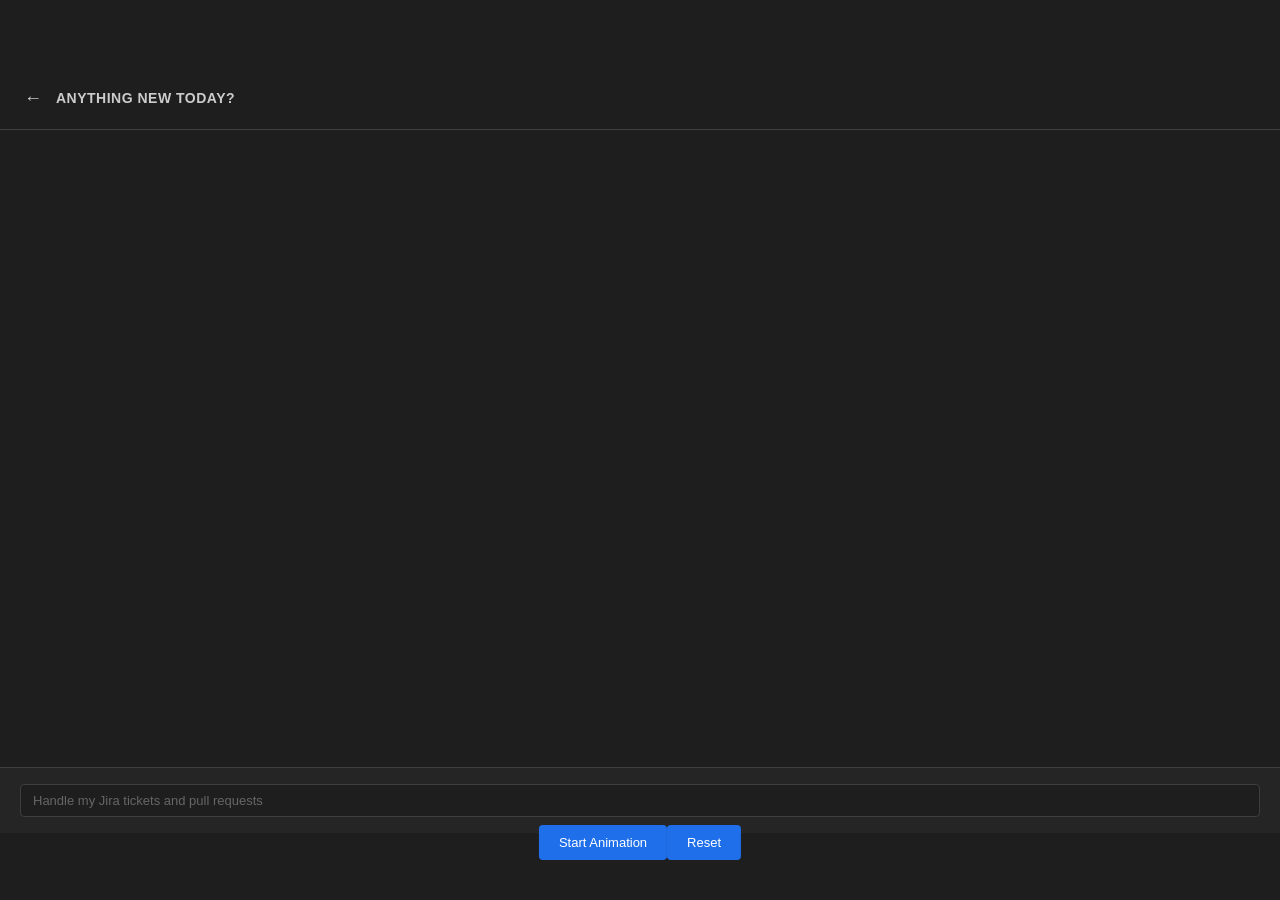
<file: bobs-story/real/vscode-chat-animation.html>
<!DOCTYPE html>
<html lang="en">
<head>
    <meta charset="UTF-8">
    <meta name="viewport" content="width=device-width, initial-scale=1.0">
    <title>VS Code Chat Animation - Daily Jira Assistant</title>
    <style>
        * {
            margin: 0;
            padding: 0;
            box-sizing: border-box;
        }

        body {
            font-family: -apple-system, BlinkMacSystemFont, "Segoe UI", Roboto, "Helvetica Neue", Arial, sans-serif;
            background: #1e1e1e;
            color: #cccccc;
            display: flex;
            justify-content: center;
            align-items: center;
            min-height: 100vh;
            padding: 0;
            margin: 0;
        }

        .vscode-container {
            width: 100%;
            max-width: 100%;
            height: 85vh;
            background: #1e1e1e;
            border-radius: 0;
            box-shadow: none;
            display: flex;
            flex-direction: column;
            overflow: hidden;
        }

        .header {
            padding: 16px 20px;
            border-bottom: 1px solid #3e3e42;
            display: flex;
            align-items: center;
            gap: 10px;
            flex-shrink: 0;
        }

        .back-button {
            background: none;
            border: none;
            color: #cccccc;
            font-size: 18px;
            cursor: pointer;
            padding: 4px;
        }

        .back-button:hover {
            color: #ffffff;
        }

        .header-title {
            font-weight: 600;
            font-size: 14px;
            letter-spacing: 0.5px;
        }

        .chat-area {
            flex: 1;
            overflow-y: auto;
            padding: 20px;
            display: flex;
            flex-direction: column;
            gap: 20px;
        }

        .message {
            display: flex;
            gap: 12px;
            animation: fadeIn 0.6s ease-out;
        }

        .message.user {
            justify-content: flex-end;
        }

        .message-content {
            max-width: 70%;
            word-wrap: break-word;
        }

        .message.user .message-content {
            background: #1f6feb;
            padding: 10px 14px;
            border-radius: 6px;
            font-size: 13px;
            line-height: 1.5;
        }

        .message.assistant .message-content {
            background: transparent;
            color: #d4d4d4;
            font-size: 13px;
            line-height: 1.6;
        }

        .typing-indicator {
            display: flex;
            gap: 4px;
            padding: 8px 0;
        }

        .typing-dot {
            width: 6px;
            height: 6px;
            border-radius: 50%;
            background: #858585;
            animation: typingBounce 1.4s infinite;
        }

        .typing-dot:nth-child(2) {
            animation-delay: 0.2s;
        }

        .typing-dot:nth-child(3) {
            animation-delay: 0.4s;
        }

        @keyframes typingBounce {
            0%, 60%, 100% {
                opacity: 0.5;
                transform: translateY(0);
            }
            30% {
                opacity: 1;
                transform: translateY(-8px);
            }
        }

        @keyframes fadeIn {
            from {
                opacity: 0;
                transform: translateY(10px);
            }
            to {
                opacity: 1;
                transform: translateY(0);
            }
        }

        .code-block {
            background: #1e1e1e;
            border: 1px solid #3e3e42;
            border-radius: 4px;
            padding: 10px 12px;
            font-family: "Consolas", "Monaco", "Courier New", monospace;
            font-size: 12px;
            color: #ce9178;
            overflow-x: auto;
            margin: 8px 0;
        }

        .skill-tag {
            display: inline-block;
            background: #2d2d30;
            border: 1px solid #3e3e42;
            border-radius: 3px;
            padding: 3px 8px;
            font-size: 11px;
            color: #858585;
            margin: 4px 0;
        }

        .status-badge {
            display: inline-block;
            border-radius: 3px;
            padding: 2px 6px;
            font-size: 11px;
            font-weight: 500;
            margin: 4px 4px 4px 0;
        }

        .status-critical {
            background: #78291d;
            color: #f48771;
        }

        .status-progress {
            background: #2d2420;
            color: #dcdcaa;
        }

        .status-medium {
            background: #1f3d1f;
            color: #7dd81f;
        }

        .input-area {
            padding: 16px 20px;
            border-top: 1px solid #3e3e42;
            background: #252526;
            flex-shrink: 0;
        }

        .input-placeholder {
            color: #666666;
            font-size: 13px;
            padding: 8px 12px;
            background: #1e1e1e;
            border: 1px solid #3e3e42;
            border-radius: 4px;
            cursor: text;
        }

        .controls {
            display: flex;
            justify-content: center;
            padding: 12pxcontent: center;
            padding: 20px;
        }

        button {
            padding: 10px 20px;
            background: #1f6feb;
            color: white;
            border: none;
            border-radius: 4px;
            cursor: pointer;
            font-size: 13px;
            font-weight: 500;
            transition: background 0.2s;
        }

        button:hover {
            background: #388bfd;
        }

        button:disabled {
            background: #3e3e42;
            color: #858585;
            cursor: not-allowed;
        }

        .link {
            color: #569cd6;
            text-decoration: none;
            cursor: pointer;
        }

        .link:hover {
            text-decoration: underline;
        }

        .bold {
            color: #d4d4d4;
            font-weight: 600;
        }

        /* Scrollbar styling */
        .chat-area::-webkit-scrollbar {
            width: 10px;
        }

        .chat-area::-webkit-scrollbar-track {
            background: #1e1e1e;
        }

        .chat-area::-webkit-scrollbar-thumb {
            background: #464647;
            border-radius: 5px;
        }

        .chat-area::-webkit-scrollbar-thumb:hover {
            background: #5a5a5a;
        }

        .list-item {
            margin-left: 20px;
            margin-top: 4px;
        }

        .subitem {
            margin-left: 20px;
            color: #a8a8a8;
            font-size: 12px;
        }

        .checkbox {
            color: #4ec9b0;
            margin-right: 6px;
        }
    </style>
</head>
<body>
    <div class="vscode-container">
        <div class="header">
            <button class="back-button">←</button>
            <div class="header-title">ANYTHING NEW TODAY?</div>
        </div>

        <div class="chat-area" id="chatArea">
            <!-- Messages will be dynamically added here -->
        </div>

        <div class="input-area">
            <div class="input-placeholder" id="inputPlaceholder">
                Handle my Jira tickets and pull requests
            </div>
        </div>
    </div>

    <div class="controls" style="position: absolute; bottom: 20px; left: 50%; transform: translateX(-50%); width: auto;">
        <button onclick="startAnimation()">Start Animation</button>
        <button onclick="resetAnimation()">Reset</button>
    </div>

    <script>
        const messages = [
            {
                type: 'user',
                content: 'Anything new today?'
            },
            {
                type: 'assistant',
                content: "I'll check for new open Jira tickets assigned to you and any pull requests needing attention."
            },
            {
                type: 'assistant',
                content: '<span class="skill-tag">● open-work-assigned-to-me</span>\n\nNow I\'ll fetch your open assigned Jira tickets and download them:'
            },
            {
                type: 'assistant',
                content: '<div class="code-block">Ran ascli jira-download assigned-open 2>&1 | head -80</div>'
            },
            {
                type: 'assistant',
                content: 'Let me get the complete list:'
            },
            {
                type: 'assistant',
                content: '<div class="code-block">Ran ascli jira-download assigned-open 2>&1 | tail -60</div>'
            },
            {
                type: 'assistant',
                content: 'Perfect! Now let me create a summary of your daily work queue:'
            },
            {
                type: 'assistant',
                content: 'Created 12 todos'
            },
            {
                type: 'assistant',
                content: '<strong style="color: #d4d4d4;">Daily Status: 12 Open Tickets Assigned to You</strong>\n\n<span class="checkbox">✓</span> <strong class="bold">Downloaded all tickets locally to</strong> <span class="link">work-orga</span> <strong class="bold">with full attachments and comments.</strong>\n\n<strong style="color: #d4d4d4; margin-top: 12px; display: block;">Quick Triage by Urgency</strong>\n\n<span class="status-badge status-critical">🔴 CRITICAL / BLOCKERS (Act Today):</span>\n<div class="list-item">1. <strong>CA-1574</strong> — CundA error investigation (with 1 attachment)\n<div class="subitem">○ Status: Unknown — needs inspection</div>\n<div class="subitem">○ Next: Read the README to assess CundA impact. Likely delegate to C&A Log Analysis agent.</div>\n</div>\n<div class="list-item">2. <strong>EGG-428</strong> — Pimcockpit-173: SKU export enhancement\n<div class="subitem">○ Status: To Merge (implementation done, PR ready)</div>\n<div class="subitem">○ Has 2 attachments (image + doc)</div>\n<div class="subitem">○ Next: Review and merge the PR.</div>\n</div>'
            },
            {
                type: 'assistant',
                content: '<span class="status-badge status-progress">🟡 IN PROGRESS / HIGH PRIORITY (This Week):</span>\n<div class="list-item">3. <strong>CA-1573</strong> — Tooling registry snapshots (CandA)\n<div class="subitem">• Status: Implementation in progress</div>\n<div class="subitem">• Next: Check PR status and finalize.</div>\n</div>\n<div class="list-item">4. <strong>EGG-439</strong> — Add tooling registry to Egger snapshots\n<div class="subitem">○ Similar to CA-1573 but for Egger project</div>\n<div class="subitem">○ Next: Check PR and finalize.</div>\n</div>\n<div class="list-item">5. <strong>STD-390</strong> — ABE-3133 test implementation\n<div class="subitem">○ Status: PR active (#204)</div>\n<div class="subitem">○ Next: Check if PR needs updates or is ready to merge.</div>\n</div>\n\n<span class="status-badge status-medium">🟢 MEDIUM PRIORITY (Plan This Week):</span>\n<div class="list-item">6. <strong>STD-438</strong> — n8n version tag creation</div>\n<div class="list-item">7. <strong>TAK-525</strong> — Takko feature work</div>\n<div class="list-item">8. <strong>JPAW-16</strong> — Java 25 upgrade (PR active #11)</div>\n<div class="list-item">9. <strong>AIS-224</strong> — Instore UI feature (in-progress branch)</div>\n<div class="list-item">10. <strong>TLS-194</strong> — XSD collection artifact build</div>\n<div class="list-item">11. <strong>TBE-1679</strong> — Tiger backend task</div>\n<div class="list-item">12. <strong>OD-20</strong> — Database sync (Oracle → PostgreSQL)</div>'
            },
            {
                type: 'assistant',
                content: '<strong style="color: #d4d4d4;">Next Actions</strong>\n\n<strong class="bold">Would you like me to:</strong>\n\n<div class="list-item">1. <strong>Deep-dive on CA-1574 (CundA issue)?</strong> — I can delegate to C&A Log Analysis subagent for full investigation.</div>\n<div class="list-item">2. <strong>Check the merge-ready PRs (EGG-428, STD-390, JPAW-16)?</strong> — Quick review to unblock them.</div>\n<div class="list-item">3. <strong>Focus on a specific ticket from the list above?</strong></div>'
            },
            {
                type: 'assistant',
                content: "I'll start with CA-1574 to understand the CundA error investigation and assess whether to delegate to the C&A Log Analysis agent."
            },
            {
                type: 'assistant',
                content: '<span class="link">● README.md</span>\n\nLet me check the attachment to see the Grafana alert details:'
            },
            {
                type: 'assistant',
                content: '<span class="status-badge status-critical">Viewed image</span> image-20260618-053859.png'
            },
            {
                type: 'assistant',
                content: 'Perfect. This is clearly a <strong>CundA3 production issue</strong> with <strong class="bold">transaction errors in cart updates</strong> spiking at 07:00 UTC on 2026-06-18. The Grafana dashboard shows:\n\n<div class="list-item">• <strong class="bold">Transaction errors</strong> peaked at 8 errors</div>\n<div class="list-item">• t9t.a28cart.request.UpdateCartRequest failures</div>\n<div class="list-item">• Errors in workflows section also showing issues</div>\n\nThis is a <strong class="bold">blocking production issue</strong> that needs immediate log analysis. I\'ll delegate to the C&A Log Analysis subagent:'
            },
            {
                type: 'assistant',
                content: '<span style="color: #858585;">Starting:</span> CA-1574 - Review & triage (CundA error investigation) (1/12)\n\n<strong style="color: #858585;">C&A Log Analysis:</strong> Investigate CA-1574 cart update production issue\n\n<span style="color: #858585;">Optimized tool selection</span>'
            },
            {
                type: 'assistant',
                content: 'Excellent! The C&A Log Analysis agent has identified the root cause. Let me mark this as complete and summarize:'
            },
            {
                type: 'assistant',
                content: '<span style="color: #858585;">Completed:</span> CA-1574 - Review & triage (CundA error investigation) (1/12)\n\n<span class="checkbox">✓</span> <strong class="bold" style="color: #d4d4d4;">CA-1574 Complete — Production Issue Root Cause Identified</strong>\n\n<strong class="bold">Issue:</strong> Cart update failures in CundA3 at 2026-06-18 07:00 UTC\n\n<strong class="bold">Root Cause:</strong> Database optimistic lock contention in <span class="code-block" style="display: inline-block; padding: 2px 6px;">NumberRangeEntity</span> and <span class="code-block" style="display: inline-block; padding: 2px 6px;">SourcingStatusEntity</span> during concurrent cart updates, causing version mismatch exceptions.\n\n<strong class="bold">Impact:</strong> 178 hard failures out of 39,856 requests (0.45% failure rate) — P1 blocking during the spike window.\n\n<strong class="bold">Immediate Actions Ready:</strong>\n\n<div class="list-item">1. Sequence pre-allocation increase (reduce contention hotspot)</div>\n<div class="list-item">2. Retry logic with exponential backoff for OptimisticLockException</div>\n<div class="list-item">3. Database connection pool scaling (20–30% increase)</div>'
            },
            {
                type: 'assistant',
                content: '<strong style="color: #7dd81f;">✓ CA-1574 Complete — Production Issue Root Cause Identified</strong>\n\n<strong class="bold">Issue:</strong> Cart update failures in CundA3 at 2026-06-18 07:00 UTC\n\n<strong class="bold">Root Cause:</strong> Database optimistic lock contention in NumberRangeEntity and SourcingStatusEntity during concurrent cart updates, causing version mismatch exceptions.\n\n<strong class="bold">Impact:</strong> 178 hard failures out of 39,856 requests (0.45% failure rate) — P1 blocking during the spike window.\n\n<strong class="bold">Immediate Actions Ready:</strong>\n\n<div class="list-item">1. Sequence pre-allocation increase (reduce contention hotspot)</div>\n<div class="list-item">2. Retry logic with exponential backoff for OptimisticLockException</div>\n<div class="list-item">3. Database connection pool scaling (20–30% increase)</div>\n<div class="list-item">4. Continuous monitoring for recurrence</div>\n\n<strong class="bold">Documentation:</strong>\n\n<div class="list-item">• <span class="link">📄 INCIDENT_ANALYSIS.md</span> — Technical deep dive</div>\n<div class="list-item">• <span class="link">📄 CUSTOMER_RESPONSE.md</span> — Ready to send to customer</div>\n\n<strong class="bold">Status:</strong> Ready to send customer response and escalate to engineering for fix implementation.'
            },
            {
                type: 'assistant',
                content: '<strong style="color: #d4d4d4;">What\'s Next?</strong>\n\nYour top 3 actionable items:\n\n<div class="list-item"><strong class="bold">1. EGG-428</strong> — SKU export enhancement <span class="status-badge status-medium">(Status: To Merge)</span> — 5 min to review & merge</div>\n\n<div class="list-item"><strong class="bold">2. CA-1573 / EGG-439</strong> — Tooling registry PRs (both appear complete) — 10 min total to finalize</div>\n\n<div class="list-item"><strong class="bold">3. STD-390</strong> — ABE-3133 tests (PR #204 active) — Check if ready to merge</div>\n\n<strong class="bold">Would you like me to focus on any of these merge-ready items, or should I dive deeper into another ticket?</strong>'
            },
            {
                type: 'user',
                content: 'Update ticket'
            },
            {
                type: 'assistant',
                content: 'Perfect! CA-1574 is now updated and marked as <strong class="bold">In Arbeit</strong> (In Progress).\n\n<strong style="color: #7dd81f;">✓ Summary:</strong>\n\n<div class="list-item"><span style="color: #7dd81f;">✅</span> <strong class="bold">Investigation comment added</strong> with root cause, impact, and recommendations</div>\n\n<div class="list-item"><span style="color: #7dd81f;">✅</span> <strong class="bold">Status transitioned to In Progress</strong> — ready for engineering to implement fixes</div>\n\n<div class="list-item"><span style="color: #7dd81f;">✅</span> <strong class="bold">Documentation files</strong> (INCIDENT_ANALYSIS.md, CUSTOMER_RESPONSE.md) are in <span class="link">CA-1574</span> for distribution</div>\n\n<strong class="bold">Would you like me to move on to the next ticket, or handle something else on CA-1574?</strong>'
            }
        ];

        let messageIndex = 0;
        let charIndex = 0;
        let isAnimating = false;

        function escapeHtml(text) {
            const div = document.createElement('div');
            div.textContent = text;
            return div.innerHTML;
        }

        function addMessage(type, content, isTyping = false) {
            const chatArea = document.getElementById('chatArea');
            const messageDiv = document.createElement('div');
            messageDiv.className = `message ${type}`;

            const contentDiv = document.createElement('div');
            contentDiv.className = 'message-content';
            
            if (type === 'user') {
                contentDiv.textContent = content;
            } else {
                contentDiv.innerHTML = content;
            }

            messageDiv.appendChild(contentDiv);

            if (isTyping) {
                messageDiv.id = `message-${messageIndex}`;
            }

            chatArea.appendChild(messageDiv);
            chatArea.scrollTop = chatArea.scrollHeight;

            return messageDiv;
        }

        function typeMessage(content, messageElement) {
            return new Promise((resolve) => {
                const contentDiv = messageElement.querySelector('.message-content');
                let currentText = '';
                charIndex = 0;

                const typeNextChar = () => {
                    if (charIndex < content.length) {
                        currentText += content[charIndex];
                        contentDiv.textContent = currentText;
                        charIndex++;
                        document.getElementById('chatArea').scrollTop = document.getElementById('chatArea').scrollHeight;
                        setTimeout(typeNextChar, 40); // Typing speed
                    } else {
                        resolve();
                    }
                };

                typeNextChar();
            });
        }

        async function animateMessages() {
            isAnimating = true;
            const chatArea = document.getElementById('chatArea');
            chatArea.innerHTML = '';

            for (messageIndex = 0; messageIndex < messages.length; messageIndex++) {
                const msg = messages[messageIndex];

                // Add typing indicator for assistant before message
                if (msg.type === 'assistant' && messageIndex > 0) {
                    const typingDiv = document.createElement('div');
                    typingDiv.className = 'message assistant';
                    typingDiv.innerHTML = '<div class="message-content"><div class="typing-indicator"><div class="typing-dot"></div><div class="typing-dot"></div><div class="typing-dot"></div></div></div>';
                    chatArea.appendChild(typingDiv);
                    chatArea.scrollTop = chatArea.scrollHeight;
                    await new Promise(r => setTimeout(r, 1200));
                    typingDiv.remove();
                }

                // Add the actual message
                const messageElement = addMessage(msg.type, msg.content, true);
                
                // For shorter responses or HTML, just show them
                if (msg.content.includes('<') || msg.content.length < 100) {
                    await new Promise(r => setTimeout(r, 800));
                } else {
                    // For longer text, use typing effect
                    await typeMessage(msg.content, messageElement);
                }

                // Delay between messages
                await new Promise(r => setTimeout(r, 1000));
            }

            isAnimating = false;
        }

        function startAnimation() {
            if (!isAnimating) {
                animateMessages();
            }
        }

        function resetAnimation() {
            isAnimating = false;
            document.getElementById('chatArea').innerHTML = '';
            messageIndex = 0;
            charIndex = 0;
        }

        // Auto-start animation on load or visibility change
        function initAnimation() {
            if (!isAnimating && document.getElementById('chatArea').innerHTML === '') {
                startAnimation();
            }
        }

        window.addEventListener('load', () => {
            setTimeout(initAnimation, 500);
        });

        // Handle iframe visibility changes
        document.addEventListener('visibilitychange', () => {
            if (!document.hidden && !isAnimating && document.getElementById('chatArea').innerHTML === '') {
                setTimeout(initAnimation, 300);
            }
        });

        // Handle parent message for restart
        window.addEventListener('message', (event) => {
            if (event.data === 'restart-animation') {
                resetAnimation();
                setTimeout(startAnimation, 300);
            }
        });
    </script>
</body>
</html>
</file>
